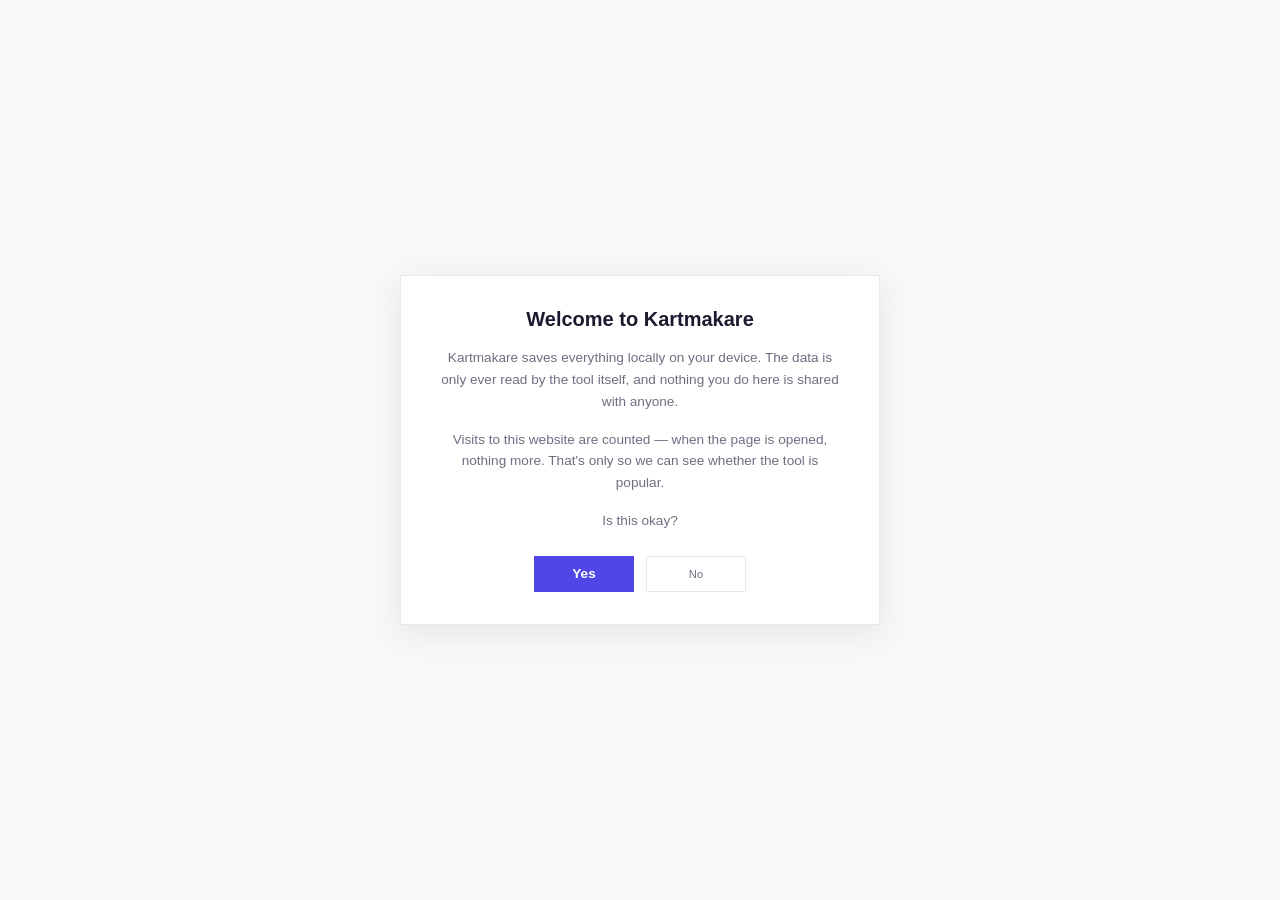
<file: index.html>
<!DOCTYPE html>
<html lang="en">
<head>
    <meta charset="UTF-8">
    <meta name="viewport" content="width=device-width, initial-scale=1.0">
    <title>Kartmakare</title>
    <link rel="stylesheet" href="style.css">
    <link rel="manifest" href="manifest.json">
    <meta name="theme-color" content="#5046e5">
    <link rel="icon" type="image/svg+xml" href="kartmakare-icon.svg">
    <link rel="apple-touch-icon" href="icons/apple-touch-icon.png">
    <meta name="mobile-web-app-capable" content="yes">
    <meta name="apple-mobile-web-app-capable" content="yes">
    <meta name="apple-mobile-web-app-status-bar-style" content="default">
    <meta name="apple-mobile-web-app-title" content="Kartmakare">
</head>
<body>

<!-- ========== CONSENT SCREEN ========== -->
<div id="consent-overlay" class="consent-overlay">
    <div class="consent-box" id="consent-ask">
        <h2>Welcome to Kartmakare</h2>
        <p>Kartmakare saves everything locally on your device. The data is only ever read by the tool itself, and nothing you do here is shared with anyone.</p>
        <p>Visits to this website are counted — when the page is opened, nothing more. That's only so we can see whether the tool is popular.</p>
        <p>Is this okay?</p>
        <div class="consent-buttons">
            <button class="btn btn-accent" id="consent-yes">Yes</button>
            <button class="btn-outline" id="consent-no">No</button>
        </div>
    </div>
    <div class="consent-box" id="consent-declined" style="display:none;">
        <p>I changed my mind, Kartmakare may save data locally on my device, and it's okay to count when this URL is opened.</p>
        <div class="consent-buttons">
            <button class="btn btn-accent" id="consent-letsgo">Let's go</button>
        </div>
    </div>
</div>

<!-- ========== LIST VIEW ========== -->
<div id="list-view" class="list-view">
    <div class="map-header">
        <div class="map-header-left">
            <h2 class="map-title km-home" role="link" tabindex="0">Kartmakare</h2>
        </div>
        <div class="map-header-right">
            <button class="btn-about btn-install" data-install-trigger type="button" hidden>Install</button>
            <button class="btn-about" data-about-trigger type="button">About</button>
        </div>
    </div>
    <div class="map-cta">
        <button class="btn-map-hero" id="btn-map" disabled>
            <svg viewBox="0 0 24 24"><path d="M3 7l6-3 6 3 6-3v13l-6 3-6-3-6 3V7z"/><path d="M9 4v13"/><path d="M15 7v13"/></svg>
            Let's Map
        </button>
        <button class="btn-map-hero btn-import-hero" id="btn-import-map">
            <svg viewBox="0 0 24 24" fill="none" stroke="currentColor" stroke-width="2" stroke-linecap="round" stroke-linejoin="round"><path d="M21 15v4a2 2 0 0 1-2 2H5a2 2 0 0 1-2-2v-4"/><polyline points="7 10 12 15 17 10"/><line x1="12" y1="15" x2="12" y2="3"/></svg>
            Import
        </button>
        <button class="btn-map-hero btn-reset-hero" id="btn-reset-map">
            <svg viewBox="0 0 24 24" fill="none" stroke="currentColor" stroke-width="2" stroke-linecap="round" stroke-linejoin="round"><polyline points="3 6 5 6 21 6"/><path d="M19 6v14a2 2 0 0 1-2 2H7a2 2 0 0 1-2-2V6m3 0V4a2 2 0 0 1 2-2h4a2 2 0 0 1 2 2v2"/></svg>
            Delete all
        </button>
    </div>
    <div class="anchor-bar">
        <label class="anchor-label" for="anchor-input">Anchor</label>
        <input type="text" class="anchor-input" id="anchor-input" placeholder="What is the user need?" maxlength="200" autocomplete="off" spellcheck="false">
    </div>
    <div class="input-bar">
        <div class="input-wrapper">
            <input type="text" id="item-input" placeholder="Add a component..." maxlength="200" autocomplete="off" spellcheck="false">
            <button class="btn btn-accent" id="add-btn">Add</button>
        </div>
    </div>
    <div class="error-msg" id="error-msg"></div>
    <div class="list-actions">
        <button class="btn-sort" id="btn-sort" type="button">Sort</button>
        <button class="btn-delete-selected" id="btn-delete-selected" type="button" disabled>Delete selected</button>
    </div>
    <div class="list-layout">
        <div class="items-list" id="items-list"></div>
    </div>
    <button class="btn-stage-fab" id="btn-stage" type="button">Assign Stages <span class="arrow">&rarr;</span></button>
</div>

<!-- ========== STAGE VIEW ========== -->
<div id="stage-view" class="stage-view">
    <div class="map-header">
        <div class="map-header-left">
            <h2 class="map-title km-home" role="link" tabindex="0">Kartmakare</h2>
        </div>
        <div class="map-header-right">
            <button class="btn-about btn-install" data-install-trigger type="button" hidden>Install</button>
            <button class="btn-about" data-about-trigger type="button">About</button>
        </div>
    </div>
    <div class="sort-arena" id="sort-arena">
        <div class="sort-progress" id="sort-progress"></div>
        <div class="sort-card-wrap" id="sort-card-wrap">
            <div class="sort-card" id="sort-card"></div>
        </div>
        <div class="stage-targets" id="stage-targets"></div>
        <div class="sort-footer">
            <button class="btn-outline" id="btn-skip">Skip</button>
        </div>
        <div class="sort-done" id="sort-done" style="display:none;">
            <h3>All done!</h3>
            <p>Every component has a stage. Time to map them out.</p>
            <button class="btn btn-accent" id="btn-done-map" style="margin-top:1rem;">Open Map</button>
        </div>
    </div>
</div>

<!-- ========== IMPORT VIEW ========== -->
<div id="import-view" class="import-view">
    <div class="map-header">
        <div class="map-header-left">
            <h2 class="map-title km-home" role="link" tabindex="0">Kartmakare</h2>
        </div>
        <div class="map-header-right">
            <button class="btn-about btn-install" data-install-trigger type="button" hidden>Install</button>
            <button class="btn-about" data-about-trigger type="button">About</button>
        </div>
    </div>
    <div class="import-arena">
        <div class="drop-zone" id="drop-zone">
            <svg class="drop-zone-icon" viewBox="0 0 24 24" fill="none" stroke="currentColor" stroke-width="1.5" stroke-linecap="round" stroke-linejoin="round"><path d="M21 15v4a2 2 0 0 1-2 2H5a2 2 0 0 1-2-2v-4"/><polyline points="7 10 12 15 17 10"/><line x1="12" y1="15" x2="12" y2="3"/></svg>
            <h3 class="drop-zone-title">Drop your Kartmakare file here</h3>
            <p class="drop-zone-sub">or <button type="button" class="btn-link" id="drop-zone-browse">browse</button> for one</p>
            <div class="drop-zone-feedback" id="drop-zone-feedback" aria-live="polite"></div>
        </div>
        <p class="import-hint">Tip: on the desktop app, right-click the map and choose <em>Share via QR</em> to scan a map onto your phone.</p>
    </div>
</div>

<!-- ========== MAP VIEW ========== -->
<div id="map-view" class="map-view">
    <div class="map-header">
        <div class="map-header-left">
            <h2 class="map-title km-home" role="link" tabindex="0">Kartmakare</h2>
        </div>
        <div class="map-header-right">
            <div class="map-mode-toggle desktop-only-mode" id="map-mode-toggle" role="group" aria-label="Map interaction mode">
                <button class="map-mode-btn" data-mode="move" type="button" aria-pressed="false" title="Drag components around. No hover buttons.">Move</button>
                <button class="map-mode-btn" data-mode="connect" type="button" aria-pressed="false" title="Click a component, then another, to link them.">Connect</button>
                <button class="map-mode-btn" data-mode="tinker" type="button" aria-pressed="false" title="Everything: drag, hover Connect/Evolve buttons.">Tinker</button>
            </div>
            <button class="btn-outline" id="btn-map-add">+ Add Component</button>
            <div class="desktop-only-export">
                <button class="btn-outline" id="btn-map-export">Export</button>
                <select id="export-format-select">
                    <option value="svg">SVG</option>
                    <option value="png">PNG</option>
                    <option value="json-readable">Readable JSON</option>
                    <option value="json">Compact JSON</option>
                </select>
            </div>
            <button class="btn-outline mobile-only-share" id="btn-map-share">Share as &hellip;</button>
            <button class="btn-outline" id="btn-map-back">Back to Components</button>
            <button class="btn-about btn-install" data-install-trigger type="button" hidden>Install</button>
            <button class="btn-about" data-about-trigger type="button">About</button>
        </div>
    </div>
    <div class="modal-overlay" id="add-item-modal">
        <div class="modal">
            <button class="modal-close" id="modal-close">&times;</button>
            <h3>Add Component to Map</h3>
            <input type="text" class="modal-input" id="modal-item-input" placeholder="Component name..." maxlength="200" autocomplete="off" spellcheck="false">
            <div class="modal-stages" id="modal-stages"></div>
            <div class="modal-footer">
                <button class="btn btn-accent" id="modal-add-btn" disabled>Add</button>
            </div>
        </div>
    </div>
    <div class="map-subbar" id="map-subbar">
        <div class="map-zoom-toggle" id="map-zoom-toggle" role="group" aria-label="Map zoom">
            <button class="map-zoom-btn active" data-zoom="full">Full</button>
            <button class="map-zoom-btn" data-zoom="half">Half</button>
            <button class="map-zoom-btn" data-zoom="quarter">Quarter</button>
        </div>
        <div class="map-subbar-actions">
            <button class="btn-outline map-subbar-share" id="map-subbar-save" type="button">Save JSON</button>
            <button class="btn-outline map-subbar-share" id="map-subbar-share" type="button">Share Map</button>
        </div>
    </div>
    <div class="map-canvas-wrap" id="map-canvas-wrap">
        <div class="map-canvas" id="map-canvas">
            <svg class="link-svg" id="link-svg"></svg>
            <div class="col-sep" style="left:25%"></div>
            <div class="col-sep" style="left:50%"></div>
            <div class="col-sep" style="left:75%"></div>
            <div class="col-header" style="left:0;width:25%">Genesis</div>
            <div class="col-header" style="left:25%;width:25%">Custom Built</div>
            <div class="col-header" style="left:50%;width:25%">Product</div>
            <div class="col-header" style="left:75%;width:25%">Commodity</div>
            <span class="y-label y-label-top">Visible</span>
            <span class="y-label y-label-bottom">Invisible</span>
        </div>
        <div class="map-assign-fab" id="map-assign-fab" role="button" tabindex="0">
            <span id="map-assign-fab-text"></span>
            <button class="map-assign-fab-close" id="map-assign-fab-close" type="button" aria-label="Dismiss">&times;</button>
        </div>
    </div>
</div>

<div class="map-label-ctx" id="label-ctx-menu">
    <div class="map-label-ctx-item" id="label-ctx-remove">Remove this label</div>
</div>

<div class="ctx-menu" id="ctx-menu">
    <div class="ctx-menu-item" data-action="add-here"><span class="ctx-icon">&#9711;</span> Add Component Here</div>
    <div class="ctx-menu-item" data-action="add-label"><span class="ctx-icon">T</span> Add Label</div>
    <div class="ctx-menu-item" data-action="create-area"><span class="ctx-icon"><svg width="14" height="14" viewBox="0 0 14 14" style="vertical-align:middle"><path d="M2 7c0-3 2-5 5-5s5 1.5 5 5-1 5-5 5c-2 0-3.5-.5-4.2-2" fill="none" stroke="currentColor" stroke-width="1.5" stroke-linecap="round"/></svg></span> Create Area</div>
    <div class="ctx-menu-item" data-action="delete-area" id="ctx-delete-area" style="display:none"><span class="ctx-icon">&times;</span> Delete This Area</div>
    <div class="ctx-menu-item" data-action="clear-areas" id="ctx-clear-areas" style="display:none"><span class="ctx-icon">&times;</span> Clear All Areas</div>
    <div class="ctx-menu-sep"></div>
    <div class="ctx-menu-item" data-action="export-map"><span class="ctx-icon"></span> Export Map</div>
    <div class="ctx-menu-sep"></div>
    <div class="ctx-menu-item" data-action="save-data-readable"><span class="ctx-icon"></span> Save Map Data (Readable)</div>
    <div class="ctx-menu-item" data-action="save-data"><span class="ctx-icon"></span> Save Map Data (Compact)</div>
    <div class="ctx-menu-item" data-action="import-data"><span class="ctx-icon"></span> Import Map Data</div>
    <div class="ctx-menu-sep"></div>
    <div class="ctx-menu-item" data-action="share-qr"><span class="ctx-icon"></span> Share via QR</div>
</div>

<div class="modal-overlay" id="about-modal">
    <div class="modal about-modal">
        <button class="modal-close" id="about-close" aria-label="Close">&times;</button>
        <h3>About Kartmakare</h3>
        <p class="about-blurb">
            Kartmakare is my attempt to make the perfect Wardley Mapping tool.
            It's released under the
            <a href="https://polyformproject.org/licenses/noncommercial/1.0.0" target="_blank" rel="noopener">PolyForm Noncommercial 1.0.0</a>
            license &mdash; free to use, modify and share for any non-commercial purpose.
            Building a tool that reads or writes Kartmakare maps? See the
            <a href="format.html" target="_blank" rel="noopener">map format specification</a>.
        </p>
        <div class="about-qr" id="about-qr"></div>
        <div class="about-url" id="about-url" role="button" tabindex="0" title="Click to copy"></div>
        <button class="btn btn-accent about-share-btn" id="about-share" type="button">Share Kartmakare</button>
    </div>
</div>

<div class="modal-overlay" id="share-qr-modal">
    <div class="modal share-qr-modal">
        <button class="modal-close" id="share-qr-close">&times;</button>
        <h3>Share via QR</h3>
        <div class="share-qr-body" id="share-qr-body"></div>
    </div>
</div>
<input type="file" id="import-file-input" accept=".json" style="display:none">

<!-- ========== MOBILE BAR (touch devices only) ========== -->
<div class="mobile-bar" id="mobile-bar" aria-hidden="true">
    <div class="mobile-bar-hint" id="mobile-bar-hint"></div>
    <div class="mobile-bar-buttons">
        <button class="mobile-bar-btn" data-mode="move">
            <svg viewBox="0 0 24 24" fill="none" stroke="currentColor" stroke-width="2" stroke-linecap="round" stroke-linejoin="round"><polyline points="5 9 2 12 5 15"/><polyline points="9 5 12 2 15 5"/><polyline points="15 19 12 22 9 19"/><polyline points="19 9 22 12 19 15"/><line x1="2" y1="12" x2="22" y2="12"/><line x1="12" y1="2" x2="12" y2="22"/></svg>
            <span>Move</span>
        </button>
        <button class="mobile-bar-btn" data-mode="link">
            <svg viewBox="0 0 24 24" fill="none" stroke="currentColor" stroke-width="2" stroke-linecap="round" stroke-linejoin="round"><path d="M10 13a5 5 0 0 0 7.54.54l3-3a5 5 0 0 0-7.07-7.07l-1.72 1.71"/><path d="M14 11a5 5 0 0 0-7.54-.54l-3 3a5 5 0 0 0 7.07 7.07l1.71-1.71"/></svg>
            <span>Link</span>
        </button>
        <button class="mobile-bar-btn" data-mode="create">
            <svg viewBox="0 0 24 24" fill="none" stroke="currentColor" stroke-width="2" stroke-linecap="round" stroke-linejoin="round"><circle cx="12" cy="12" r="9"/><line x1="12" y1="8" x2="12" y2="16"/><line x1="8" y1="12" x2="16" y2="12"/></svg>
            <span>Create</span>
        </button>
        <button class="mobile-bar-btn mobile-bar-more" id="mobile-bar-more">
            <svg viewBox="0 0 24 24" fill="currentColor"><circle cx="5" cy="12" r="1.75"/><circle cx="12" cy="12" r="1.75"/><circle cx="19" cy="12" r="1.75"/></svg>
            <span>More</span>
        </button>
    </div>
</div>

<div class="mobile-overflow" id="mobile-overflow">
    <div class="mobile-overflow-item" data-action="add-label">Add Label</div>
    <div class="mobile-overflow-item" data-action="create-area">Create Area</div>
    <div class="mobile-overflow-item" data-action="evolve">Evolve</div>
</div>

<div class="share-menu" id="share-menu">
    <div class="share-menu-item" data-share="link">Link</div>
    <div class="share-menu-item" data-share="image">Image</div>
    <div class="share-menu-item" data-share="qr">QR</div>
</div>

<div class="modal-overlay" id="install-modal">
    <div class="modal install-modal" role="dialog" aria-modal="true" aria-labelledby="install-title">
        <button class="modal-close" id="install-close" type="button" aria-label="Close">&times;</button>
        <div class="install-head">
            <img class="install-icon" src="icons/icon-192.png" alt="" width="56" height="56">
            <div>
                <h3 id="install-title">Install Kartmakare</h3>
                <p class="install-sub">Wardley maps, right on your device.</p>
            </div>
        </div>
        <div class="install-shots" id="install-shots">
            <div class="install-track" id="install-track"></div>
            <div class="install-dots" id="install-dots"></div>
        </div>
        <ul class="install-points">
            <li>Works offline &mdash; your maps stay on your device</li>
            <li>Opens in its own window, straight from your home screen or dock</li>
            <li>Updates only when you say so</li>
        </ul>
        <div class="install-steps" id="install-steps" hidden></div>
        <div class="install-actions">
            <button class="btn btn-outline install-later" id="install-later" type="button">Not now</button>
            <button class="btn btn-accent install-go" id="install-go" type="button">Install</button>
        </div>
    </div>
</div>

<div class="update-toast" id="update-toast" role="status" aria-live="polite">
    <span class="update-toast-msg">New version available</span>
    <button class="update-toast-btn" id="update-toast-btn" type="button">Update</button>
    <button class="update-toast-close" id="update-toast-close" type="button" aria-label="Dismiss">&times;</button>
</div>

<script src="are-you-sure.js"></script>
<script src="qrcode.js"></script>
<script src="app.js"></script>
</body>
</html>
</file>
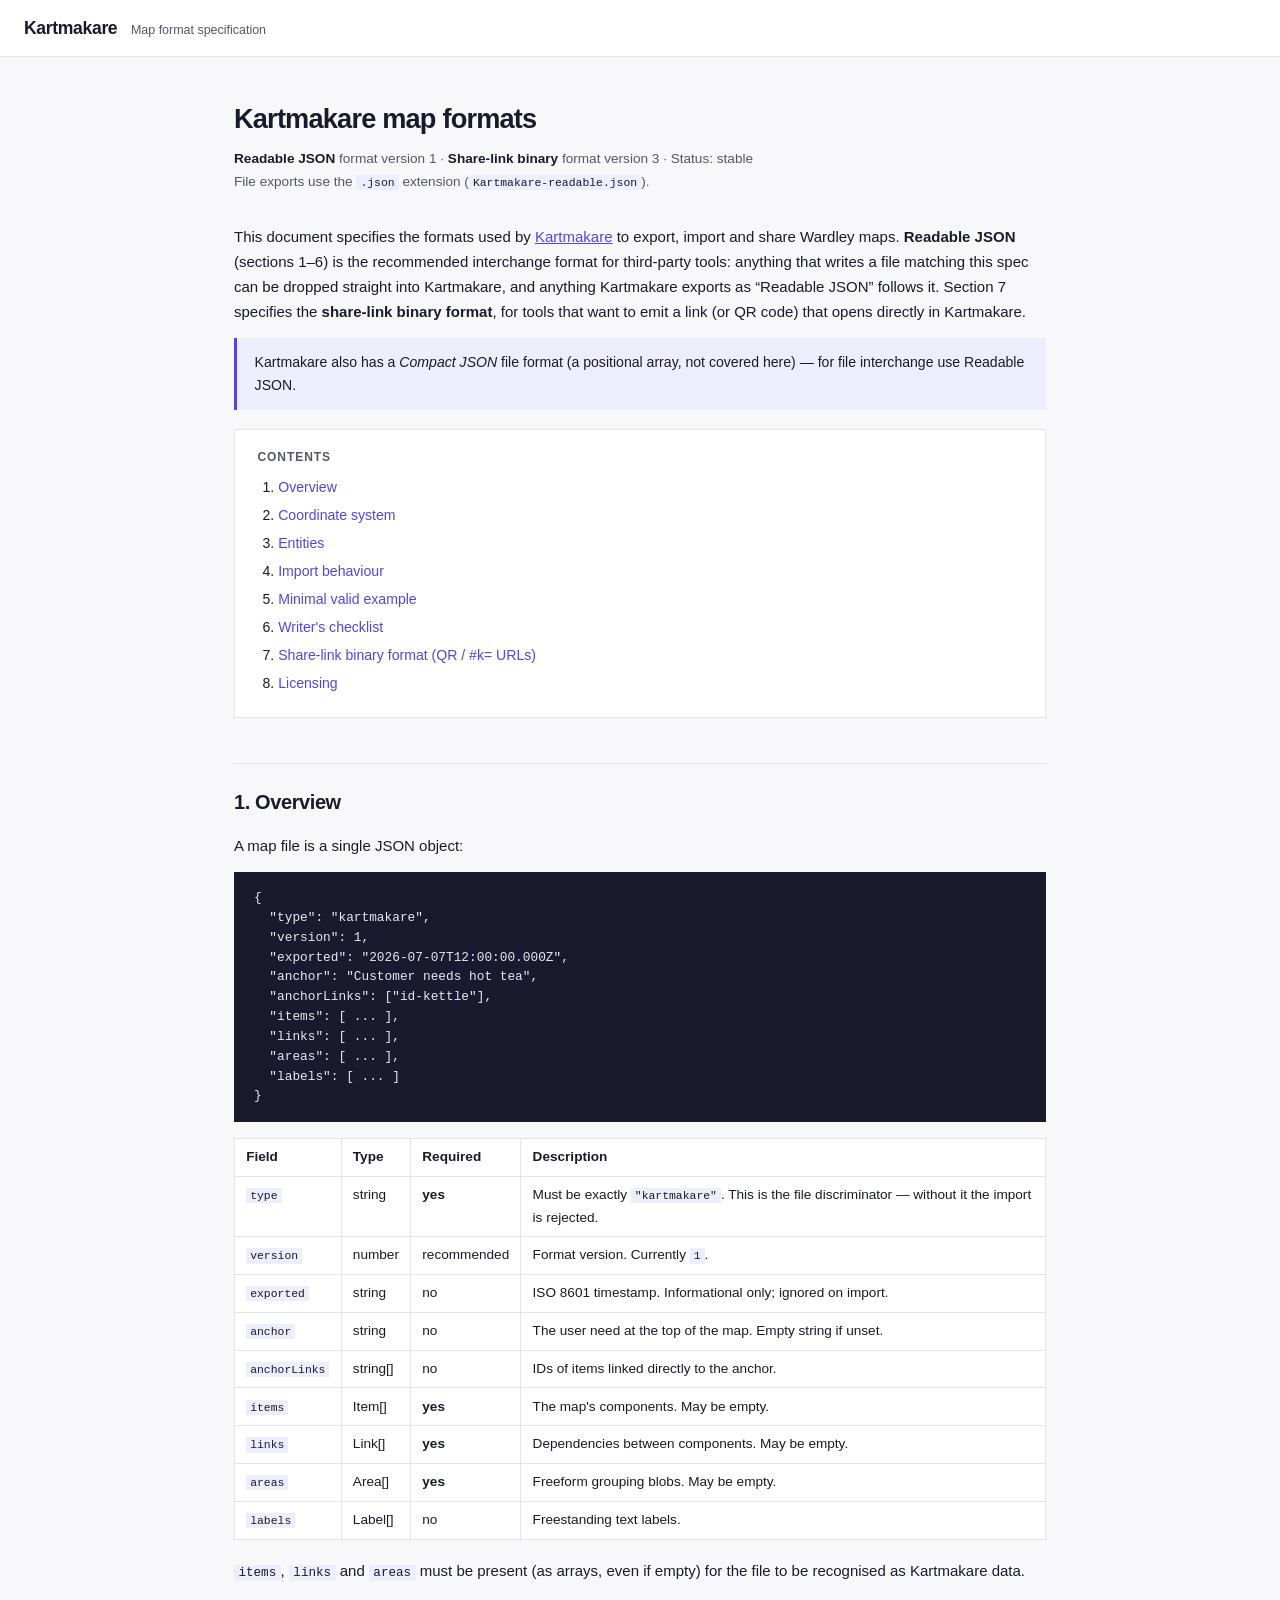
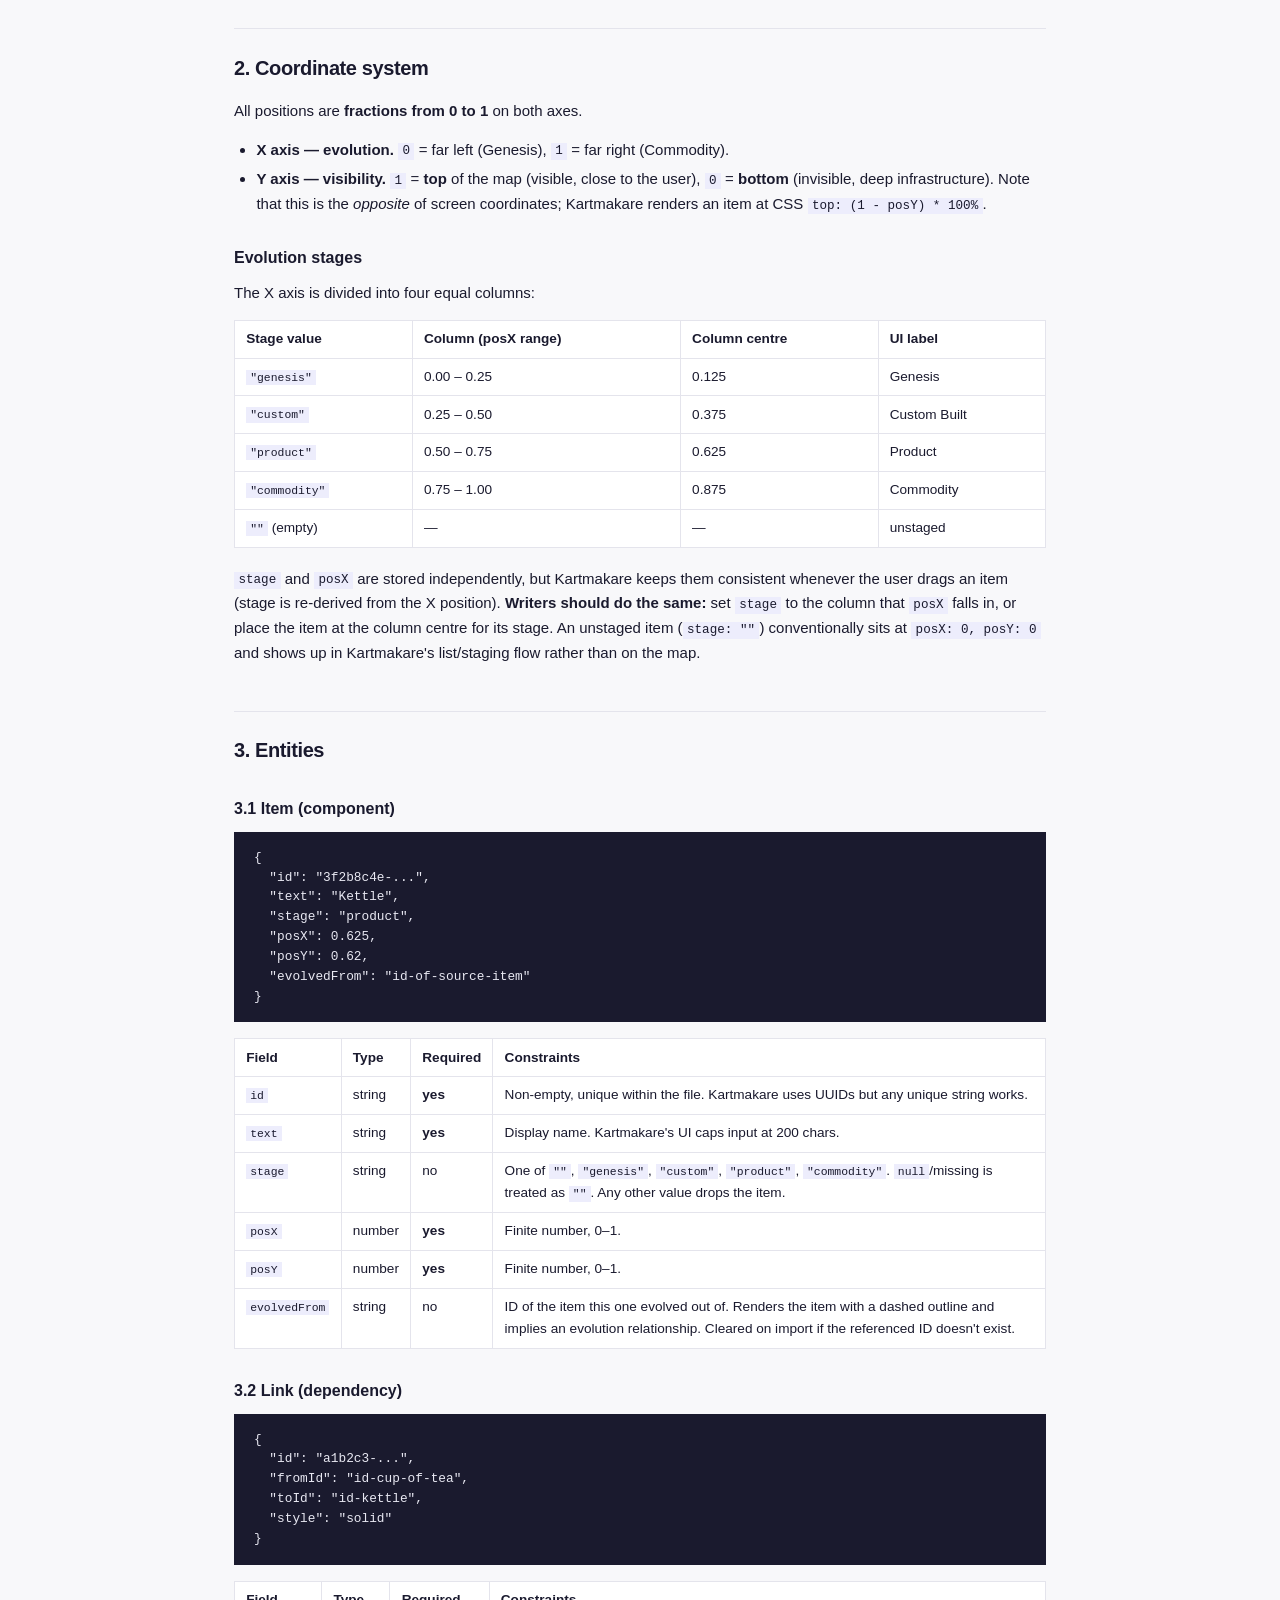
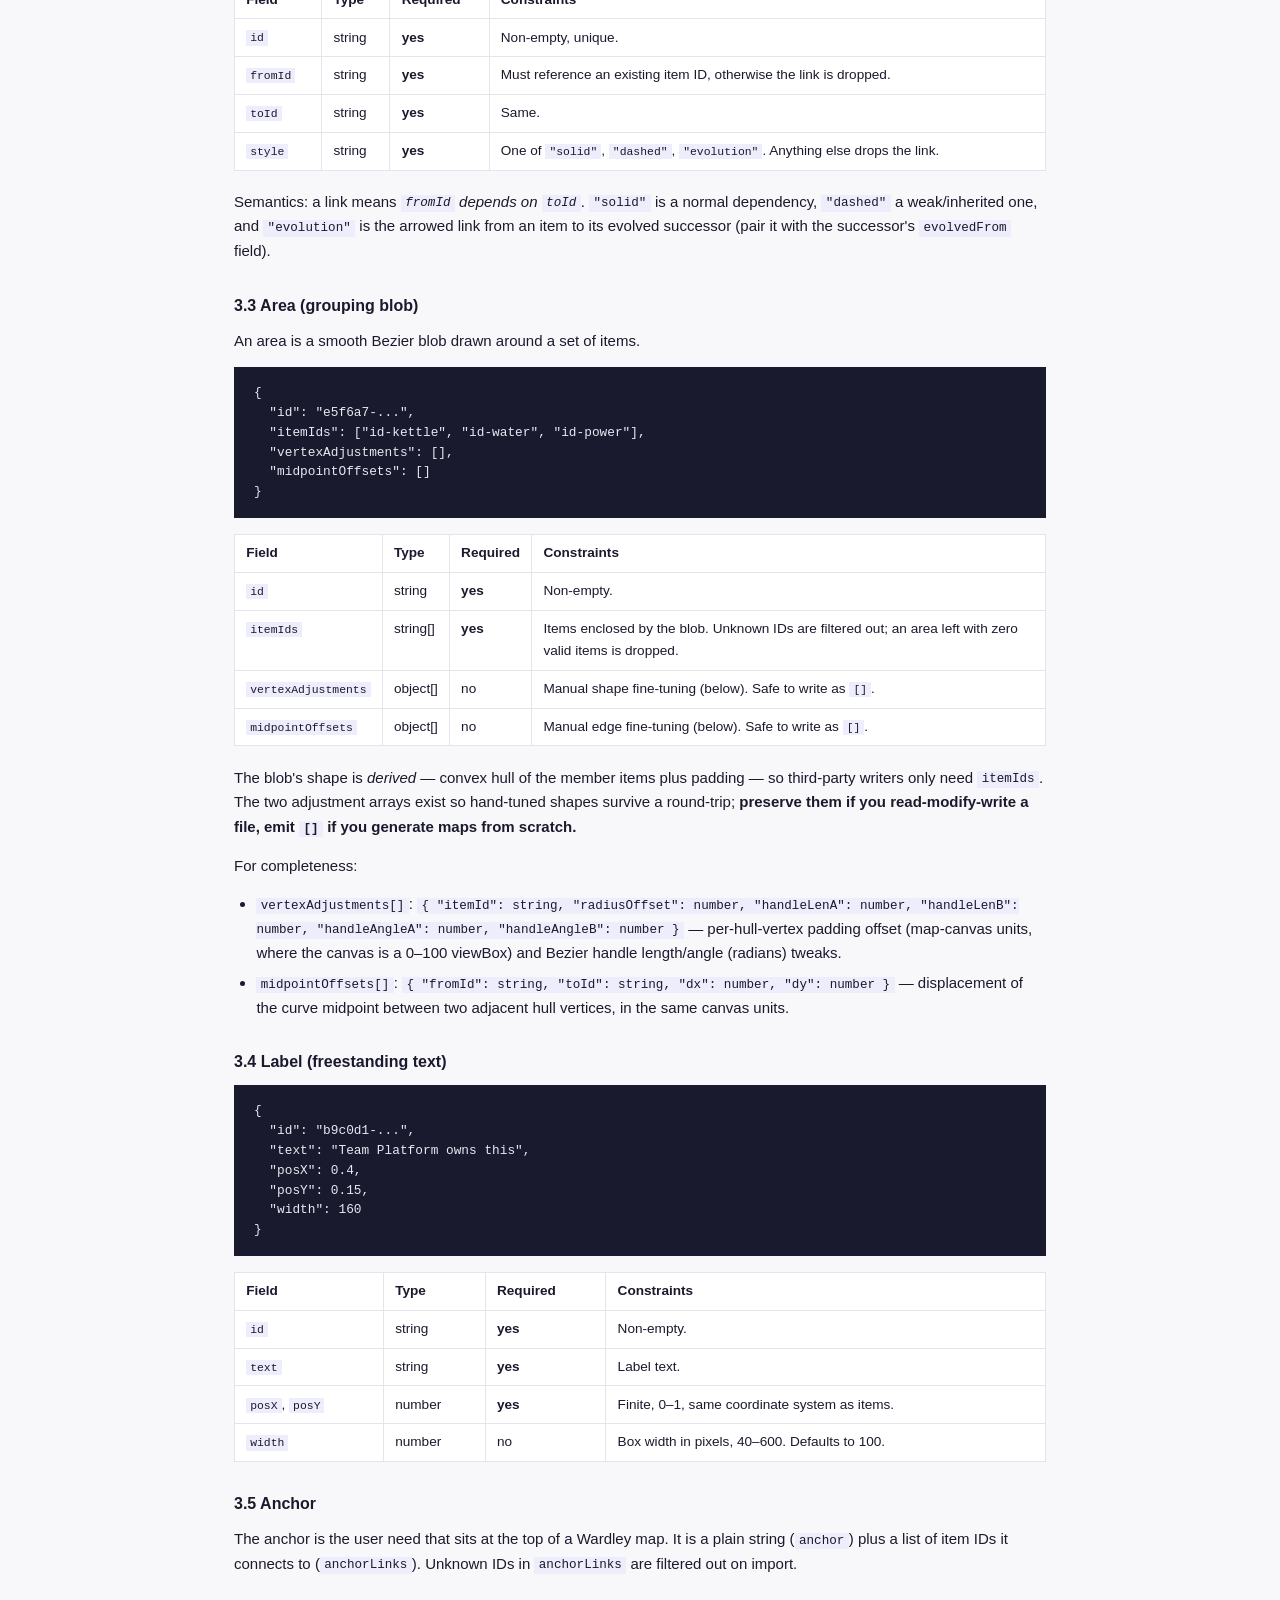
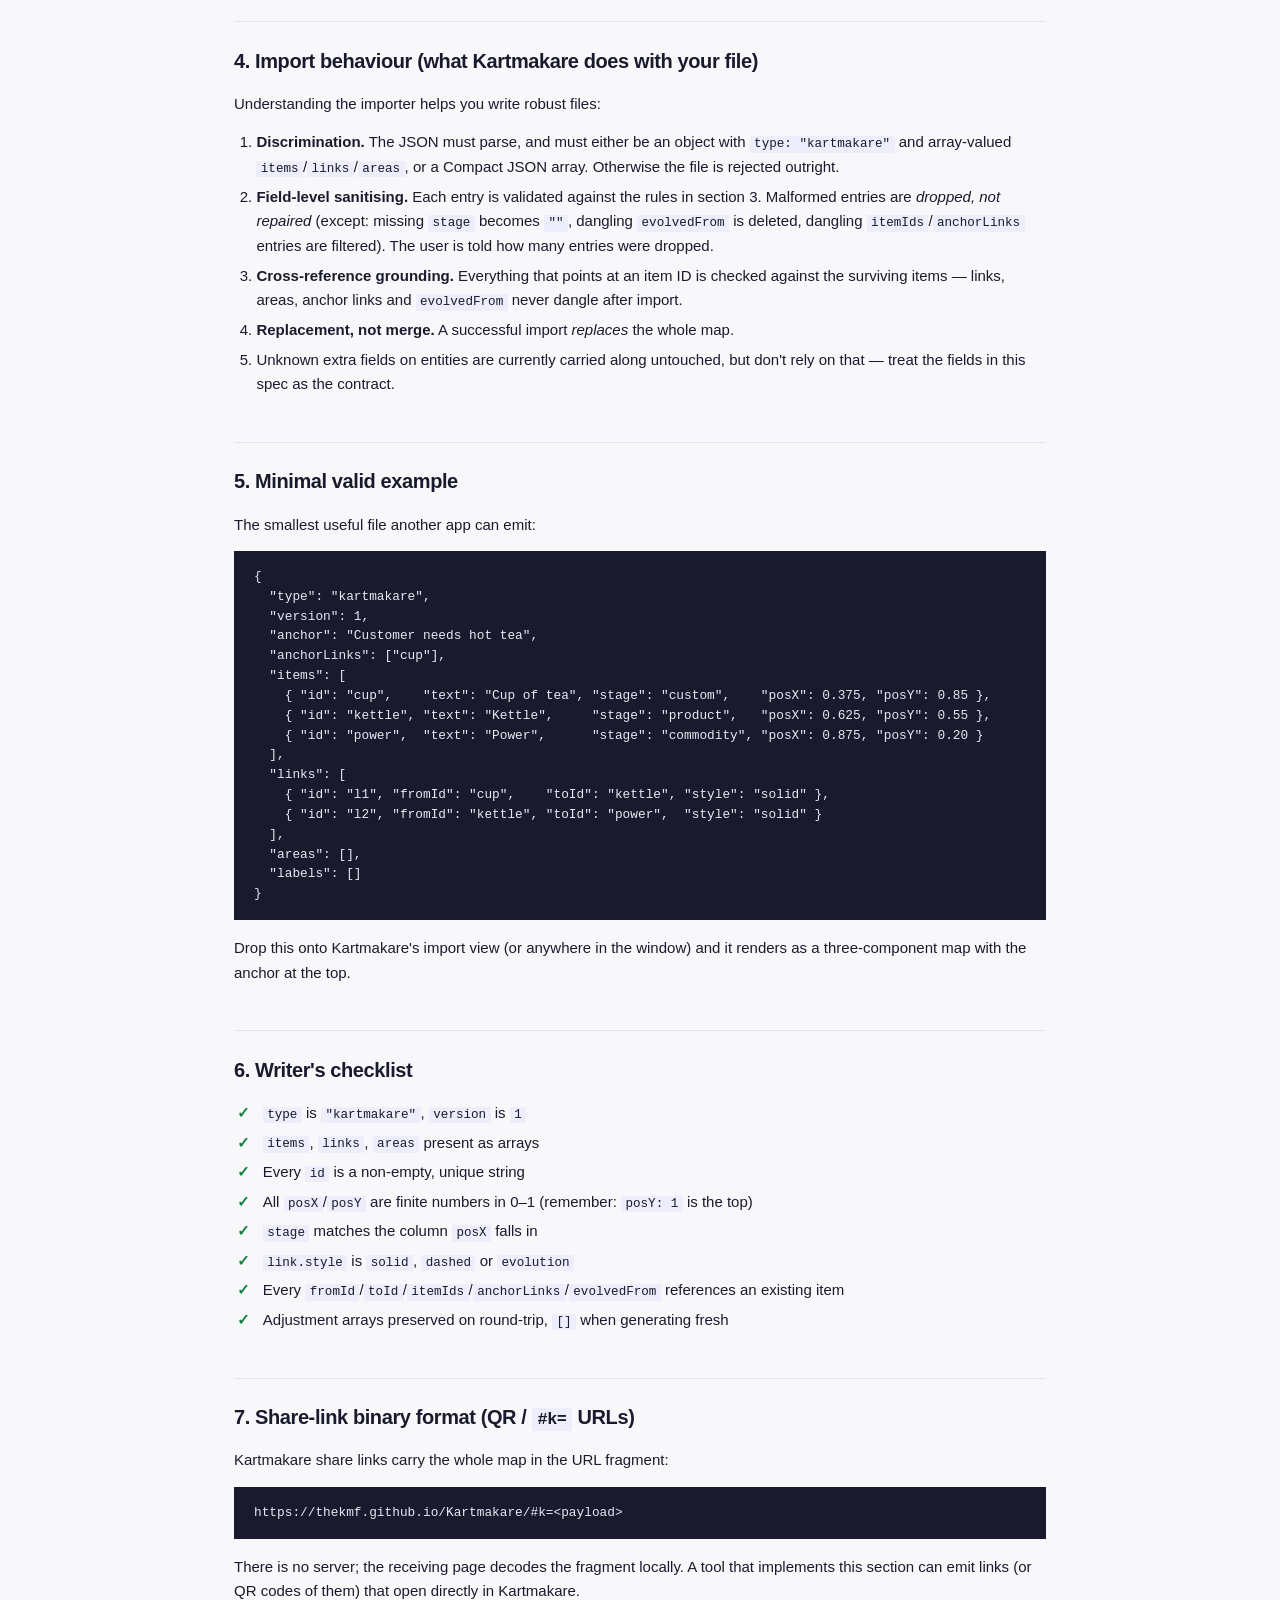
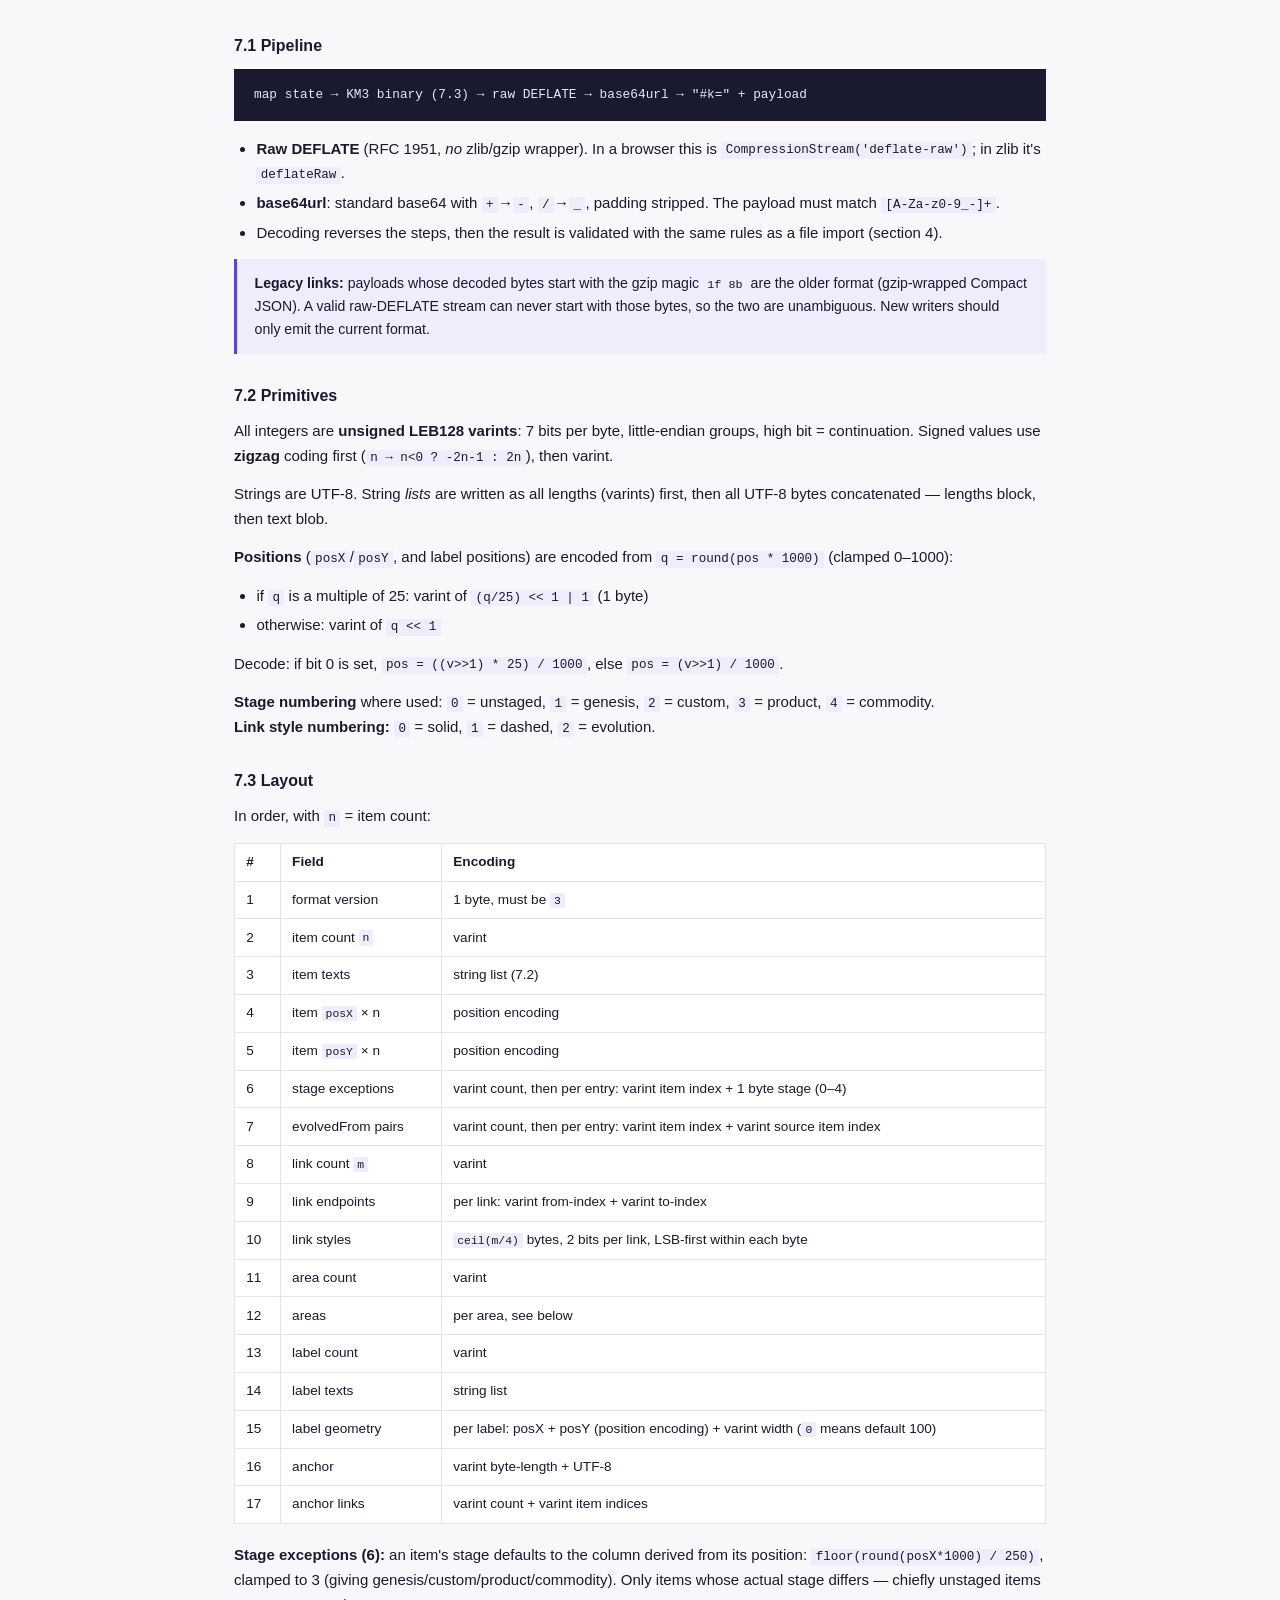
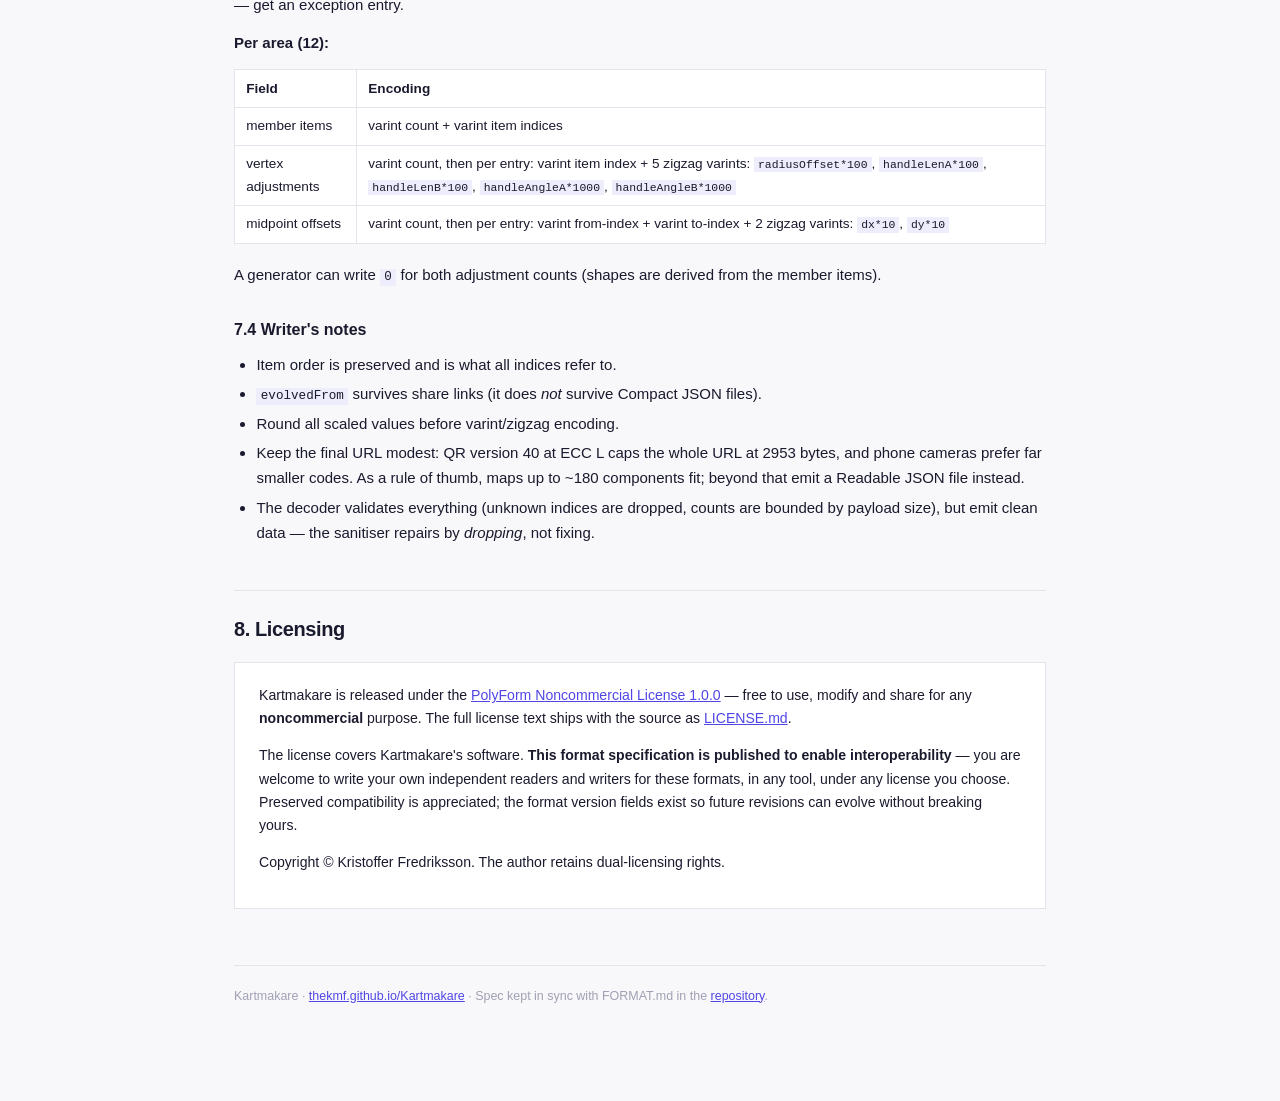
<file: format.html>
<!DOCTYPE html>
<html lang="en">
<head>
<meta charset="UTF-8">
<meta name="viewport" content="width=device-width, initial-scale=1.0">
<title>Kartmakare — Map Format Specification</title>
<link rel="icon" type="image/svg+xml" href="kartmakare-icon.svg">
<style>
    :root {
        --bg: #f8f8fa; --surface: #ffffff; --text: #1a1a2e; --text-muted: #55556d;
        --text-dim: #a0a0b4; --accent: #5046e5; --accent-light: #ededfc;
        --border: #e4e4ec; --border-hover: #c9c9d6; --down: #dc2626;
        --green: #15803d;
    }
    * { margin: 0; padding: 0; box-sizing: border-box; }
    body {
        background: var(--bg); color: var(--text);
        font-family: 'Inter', 'SF Pro Display', -apple-system, BlinkMacSystemFont, 'Segoe UI', sans-serif;
        font-size: 15px; line-height: 1.65;
    }
    .page-header {
        background: var(--surface); border-bottom: 1px solid var(--border);
        padding: 0.85rem 1.5rem; display: flex; align-items: baseline; gap: 0.85rem;
        position: sticky; top: 0; z-index: 10;
    }
    .page-header a.home {
        font-size: 1.1rem; font-weight: 700; letter-spacing: -0.02em;
        color: var(--text); text-decoration: none; transition: color 0.15s;
    }
    .page-header a.home:hover { color: var(--accent); }
    .page-header .sub { font-size: 0.78rem; color: var(--text-muted); font-weight: 500; }
    main { max-width: 860px; margin: 0 auto; padding: 2.5rem 1.5rem 6rem; }
    h1 { font-size: 1.7rem; font-weight: 800; letter-spacing: -0.03em; margin-bottom: 0.4rem; }
    .meta { color: var(--text-muted); font-size: 0.85rem; margin-bottom: 2rem; }
    .meta strong { color: var(--text); }
    h2 {
        font-size: 1.25rem; font-weight: 700; letter-spacing: -0.02em;
        margin: 2.8rem 0 0.9rem; padding-top: 1.4rem; border-top: 1px solid var(--border);
    }
    h3 { font-size: 1rem; font-weight: 700; margin: 1.8rem 0 0.6rem; }
    p { margin-bottom: 0.85rem; }
    a { color: var(--accent); }
    ul, ol { margin: 0 0 0.85rem 1.4rem; }
    li { margin-bottom: 0.3rem; }
    code {
        font-family: 'SF Mono', ui-monospace, 'Cascadia Code', Menlo, Consolas, monospace;
        font-size: 0.84em; background: var(--accent-light); color: var(--text);
        padding: 0.1em 0.35em;
    }
    pre {
        background: var(--text); color: #e8e8f2; padding: 1rem 1.25rem;
        overflow-x: auto; margin: 0 0 1rem; font-size: 0.8rem; line-height: 1.55;
    }
    pre code { background: none; color: inherit; padding: 0; font-size: inherit; }
    table { border-collapse: collapse; width: 100%; margin: 0 0 1.2rem; font-size: 0.85rem; }
    th, td { border: 1px solid var(--border); padding: 0.45rem 0.7rem; text-align: left; vertical-align: top; }
    th { background: var(--surface); font-weight: 700; white-space: nowrap; }
    td { background: var(--surface); }
    td code { white-space: nowrap; }
    .table-scroll { overflow-x: auto; margin-bottom: 1.2rem; }
    .table-scroll table { margin-bottom: 0; min-width: 560px; }
    .callout {
        background: var(--accent-light); border-left: 3px solid var(--accent);
        padding: 0.8rem 1.1rem; margin: 0 0 1.2rem; font-size: 0.88rem;
    }
    .checklist { list-style: none; margin-left: 0.2rem; }
    .checklist li { padding-left: 1.6rem; position: relative; }
    .checklist li::before {
        content: '✓'; position: absolute; left: 0; top: 0;
        color: var(--green); font-weight: 800;
    }
    .toc {
        background: var(--surface); border: 1px solid var(--border);
        padding: 1.1rem 1.4rem; margin-bottom: 2.2rem; font-size: 0.88rem;
    }
    .toc-title { font-weight: 700; font-size: 0.75rem; text-transform: uppercase; letter-spacing: 0.08em; color: var(--text-muted); margin-bottom: 0.5rem; }
    .toc ol { margin: 0 0 0 1.3rem; }
    .toc a { text-decoration: none; }
    .toc a:hover { text-decoration: underline; }
    .license {
        background: var(--surface); border: 1px solid var(--border);
        padding: 1.3rem 1.5rem; margin-top: 1rem; font-size: 0.88rem;
    }
    footer {
        border-top: 1px solid var(--border); margin-top: 3.5rem; padding-top: 1.2rem;
        color: var(--text-dim); font-size: 0.78rem;
    }
</style>
</head>
<body>

<div class="page-header">
    <a class="home" href="./">Kartmakare</a>
    <span class="sub">Map format specification</span>
</div>

<main>
<h1>Kartmakare map formats</h1>
<p class="meta">
    <strong>Readable JSON</strong> format version 1 &middot; <strong>Share-link binary</strong> format version 3 &middot; Status: stable<br>
    File exports use the <code>.json</code> extension (<code>Kartmakare-readable.json</code>).
</p>

<p>This document specifies the formats used by
<a href="https://thekmf.github.io/Kartmakare/">Kartmakare</a> to export, import and
share Wardley maps. <strong>Readable JSON</strong> (sections 1&ndash;6) is the
recommended interchange format for third-party tools: anything that writes a file
matching this spec can be dropped straight into Kartmakare, and anything Kartmakare
exports as &ldquo;Readable JSON&rdquo; follows it. Section 7 specifies the
<strong>share-link binary format</strong>, for tools that want to emit a link (or QR
code) that opens directly in Kartmakare.</p>

<div class="callout">Kartmakare also has a <em>Compact JSON</em> file format (a
positional array, not covered here) — for file interchange use Readable JSON.</div>

<div class="toc">
    <div class="toc-title">Contents</div>
    <ol>
        <li><a href="#overview">Overview</a></li>
        <li><a href="#coordinates">Coordinate system</a></li>
        <li><a href="#entities">Entities</a></li>
        <li><a href="#import">Import behaviour</a></li>
        <li><a href="#example">Minimal valid example</a></li>
        <li><a href="#checklist">Writer's checklist</a></li>
        <li><a href="#sharelink">Share-link binary format (QR / #k= URLs)</a></li>
        <li><a href="#licensing">Licensing</a></li>
    </ol>
</div>

<h2 id="overview">1. Overview</h2>
<p>A map file is a single JSON object:</p>
<pre><code>{
  "type": "kartmakare",
  "version": 1,
  "exported": "2026-07-07T12:00:00.000Z",
  "anchor": "Customer needs hot tea",
  "anchorLinks": ["id-kettle"],
  "items": [ ... ],
  "links": [ ... ],
  "areas": [ ... ],
  "labels": [ ... ]
}</code></pre>

<div class="table-scroll"><table>
<tr><th>Field</th><th>Type</th><th>Required</th><th>Description</th></tr>
<tr><td><code>type</code></td><td>string</td><td><strong>yes</strong></td><td>Must be exactly <code>"kartmakare"</code>. This is the file discriminator — without it the import is rejected.</td></tr>
<tr><td><code>version</code></td><td>number</td><td>recommended</td><td>Format version. Currently <code>1</code>.</td></tr>
<tr><td><code>exported</code></td><td>string</td><td>no</td><td>ISO 8601 timestamp. Informational only; ignored on import.</td></tr>
<tr><td><code>anchor</code></td><td>string</td><td>no</td><td>The user need at the top of the map. Empty string if unset.</td></tr>
<tr><td><code>anchorLinks</code></td><td>string[]</td><td>no</td><td>IDs of items linked directly to the anchor.</td></tr>
<tr><td><code>items</code></td><td>Item[]</td><td><strong>yes</strong></td><td>The map's components. May be empty.</td></tr>
<tr><td><code>links</code></td><td>Link[]</td><td><strong>yes</strong></td><td>Dependencies between components. May be empty.</td></tr>
<tr><td><code>areas</code></td><td>Area[]</td><td><strong>yes</strong></td><td>Freeform grouping blobs. May be empty.</td></tr>
<tr><td><code>labels</code></td><td>Label[]</td><td>no</td><td>Freestanding text labels.</td></tr>
</table></div>

<p><code>items</code>, <code>links</code> and <code>areas</code> must be present (as
arrays, even if empty) for the file to be recognised as Kartmakare data.</p>

<h2 id="coordinates">2. Coordinate system</h2>
<p>All positions are <strong>fractions from 0 to 1</strong> on both axes.</p>
<ul>
    <li><strong>X axis — evolution.</strong> <code>0</code> = far left (Genesis), <code>1</code> = far right (Commodity).</li>
    <li><strong>Y axis — visibility.</strong> <code>1</code> = <strong>top</strong> of the map (visible, close to the user), <code>0</code> = <strong>bottom</strong> (invisible, deep infrastructure). Note that this is the <em>opposite</em> of screen coordinates; Kartmakare renders an item at CSS <code>top: (1 - posY) * 100%</code>.</li>
</ul>

<h3>Evolution stages</h3>
<p>The X axis is divided into four equal columns:</p>
<div class="table-scroll"><table>
<tr><th>Stage value</th><th>Column (posX range)</th><th>Column centre</th><th>UI label</th></tr>
<tr><td><code>"genesis"</code></td><td>0.00 – 0.25</td><td>0.125</td><td>Genesis</td></tr>
<tr><td><code>"custom"</code></td><td>0.25 – 0.50</td><td>0.375</td><td>Custom Built</td></tr>
<tr><td><code>"product"</code></td><td>0.50 – 0.75</td><td>0.625</td><td>Product</td></tr>
<tr><td><code>"commodity"</code></td><td>0.75 – 1.00</td><td>0.875</td><td>Commodity</td></tr>
<tr><td><code>""</code> (empty)</td><td>—</td><td>—</td><td>unstaged</td></tr>
</table></div>

<p><code>stage</code> and <code>posX</code> are stored independently, but Kartmakare
keeps them consistent whenever the user drags an item (stage is re-derived from the X
position). <strong>Writers should do the same:</strong> set <code>stage</code> to the
column that <code>posX</code> falls in, or place the item at the column centre for its
stage. An unstaged item (<code>stage: ""</code>) conventionally sits at
<code>posX: 0, posY: 0</code> and shows up in Kartmakare's list/staging flow rather
than on the map.</p>

<h2 id="entities">3. Entities</h2>

<h3>3.1 Item (component)</h3>
<pre><code>{
  "id": "3f2b8c4e-...",
  "text": "Kettle",
  "stage": "product",
  "posX": 0.625,
  "posY": 0.62,
  "evolvedFrom": "id-of-source-item"
}</code></pre>
<div class="table-scroll"><table>
<tr><th>Field</th><th>Type</th><th>Required</th><th>Constraints</th></tr>
<tr><td><code>id</code></td><td>string</td><td><strong>yes</strong></td><td>Non-empty, unique within the file. Kartmakare uses UUIDs but any unique string works.</td></tr>
<tr><td><code>text</code></td><td>string</td><td><strong>yes</strong></td><td>Display name. Kartmakare's UI caps input at 200 chars.</td></tr>
<tr><td><code>stage</code></td><td>string</td><td>no</td><td>One of <code>""</code>, <code>"genesis"</code>, <code>"custom"</code>, <code>"product"</code>, <code>"commodity"</code>. <code>null</code>/missing is treated as <code>""</code>. Any other value drops the item.</td></tr>
<tr><td><code>posX</code></td><td>number</td><td><strong>yes</strong></td><td>Finite number, 0–1.</td></tr>
<tr><td><code>posY</code></td><td>number</td><td><strong>yes</strong></td><td>Finite number, 0–1.</td></tr>
<tr><td><code>evolvedFrom</code></td><td>string</td><td>no</td><td>ID of the item this one evolved out of. Renders the item with a dashed outline and implies an evolution relationship. Cleared on import if the referenced ID doesn't exist.</td></tr>
</table></div>

<h3>3.2 Link (dependency)</h3>
<pre><code>{
  "id": "a1b2c3-...",
  "fromId": "id-cup-of-tea",
  "toId": "id-kettle",
  "style": "solid"
}</code></pre>
<div class="table-scroll"><table>
<tr><th>Field</th><th>Type</th><th>Required</th><th>Constraints</th></tr>
<tr><td><code>id</code></td><td>string</td><td><strong>yes</strong></td><td>Non-empty, unique.</td></tr>
<tr><td><code>fromId</code></td><td>string</td><td><strong>yes</strong></td><td>Must reference an existing item ID, otherwise the link is dropped.</td></tr>
<tr><td><code>toId</code></td><td>string</td><td><strong>yes</strong></td><td>Same.</td></tr>
<tr><td><code>style</code></td><td>string</td><td><strong>yes</strong></td><td>One of <code>"solid"</code>, <code>"dashed"</code>, <code>"evolution"</code>. Anything else drops the link.</td></tr>
</table></div>
<p>Semantics: a link means <em><code>fromId</code> depends on <code>toId</code></em>.
<code>"solid"</code> is a normal dependency, <code>"dashed"</code> a weak/inherited
one, and <code>"evolution"</code> is the arrowed link from an item to its evolved
successor (pair it with the successor's <code>evolvedFrom</code> field).</p>

<h3>3.3 Area (grouping blob)</h3>
<p>An area is a smooth Bezier blob drawn around a set of items.</p>
<pre><code>{
  "id": "e5f6a7-...",
  "itemIds": ["id-kettle", "id-water", "id-power"],
  "vertexAdjustments": [],
  "midpointOffsets": []
}</code></pre>
<div class="table-scroll"><table>
<tr><th>Field</th><th>Type</th><th>Required</th><th>Constraints</th></tr>
<tr><td><code>id</code></td><td>string</td><td><strong>yes</strong></td><td>Non-empty.</td></tr>
<tr><td><code>itemIds</code></td><td>string[]</td><td><strong>yes</strong></td><td>Items enclosed by the blob. Unknown IDs are filtered out; an area left with zero valid items is dropped.</td></tr>
<tr><td><code>vertexAdjustments</code></td><td>object[]</td><td>no</td><td>Manual shape fine-tuning (below). Safe to write as <code>[]</code>.</td></tr>
<tr><td><code>midpointOffsets</code></td><td>object[]</td><td>no</td><td>Manual edge fine-tuning (below). Safe to write as <code>[]</code>.</td></tr>
</table></div>
<p>The blob's shape is <em>derived</em> — convex hull of the member items plus padding —
so third-party writers only need <code>itemIds</code>. The two adjustment arrays exist
so hand-tuned shapes survive a round-trip; <strong>preserve them if you
read-modify-write a file, emit <code>[]</code> if you generate maps from
scratch.</strong></p>
<p>For completeness:</p>
<ul>
    <li><code>vertexAdjustments[]</code>: <code>{ "itemId": string, "radiusOffset": number, "handleLenA": number, "handleLenB": number, "handleAngleA": number, "handleAngleB": number }</code> — per-hull-vertex padding offset (map-canvas units, where the canvas is a 0–100 viewBox) and Bezier handle length/angle (radians) tweaks.</li>
    <li><code>midpointOffsets[]</code>: <code>{ "fromId": string, "toId": string, "dx": number, "dy": number }</code> — displacement of the curve midpoint between two adjacent hull vertices, in the same canvas units.</li>
</ul>

<h3>3.4 Label (freestanding text)</h3>
<pre><code>{
  "id": "b9c0d1-...",
  "text": "Team Platform owns this",
  "posX": 0.4,
  "posY": 0.15,
  "width": 160
}</code></pre>
<div class="table-scroll"><table>
<tr><th>Field</th><th>Type</th><th>Required</th><th>Constraints</th></tr>
<tr><td><code>id</code></td><td>string</td><td><strong>yes</strong></td><td>Non-empty.</td></tr>
<tr><td><code>text</code></td><td>string</td><td><strong>yes</strong></td><td>Label text.</td></tr>
<tr><td><code>posX</code>, <code>posY</code></td><td>number</td><td><strong>yes</strong></td><td>Finite, 0–1, same coordinate system as items.</td></tr>
<tr><td><code>width</code></td><td>number</td><td>no</td><td>Box width in pixels, 40–600. Defaults to 100.</td></tr>
</table></div>

<h3>3.5 Anchor</h3>
<p>The anchor is the user need that sits at the top of a Wardley map. It is a plain
string (<code>anchor</code>) plus a list of item IDs it connects to
(<code>anchorLinks</code>). Unknown IDs in <code>anchorLinks</code> are filtered out
on import.</p>

<h2 id="import">4. Import behaviour (what Kartmakare does with your file)</h2>
<p>Understanding the importer helps you write robust files:</p>
<ol>
    <li><strong>Discrimination.</strong> The JSON must parse, and must either be an object with <code>type: "kartmakare"</code> and array-valued <code>items</code>/<code>links</code>/<code>areas</code>, or a Compact JSON array. Otherwise the file is rejected outright.</li>
    <li><strong>Field-level sanitising.</strong> Each entry is validated against the rules in section 3. Malformed entries are <em>dropped, not repaired</em> (except: missing <code>stage</code> becomes <code>""</code>, dangling <code>evolvedFrom</code> is deleted, dangling <code>itemIds</code>/<code>anchorLinks</code> entries are filtered). The user is told how many entries were dropped.</li>
    <li><strong>Cross-reference grounding.</strong> Everything that points at an item ID is checked against the surviving items — links, areas, anchor links and <code>evolvedFrom</code> never dangle after import.</li>
    <li><strong>Replacement, not merge.</strong> A successful import <em>replaces</em> the whole map.</li>
    <li>Unknown extra fields on entities are currently carried along untouched, but don't rely on that — treat the fields in this spec as the contract.</li>
</ol>

<h2 id="example">5. Minimal valid example</h2>
<p>The smallest useful file another app can emit:</p>
<pre><code>{
  "type": "kartmakare",
  "version": 1,
  "anchor": "Customer needs hot tea",
  "anchorLinks": ["cup"],
  "items": [
    { "id": "cup",    "text": "Cup of tea", "stage": "custom",    "posX": 0.375, "posY": 0.85 },
    { "id": "kettle", "text": "Kettle",     "stage": "product",   "posX": 0.625, "posY": 0.55 },
    { "id": "power",  "text": "Power",      "stage": "commodity", "posX": 0.875, "posY": 0.20 }
  ],
  "links": [
    { "id": "l1", "fromId": "cup",    "toId": "kettle", "style": "solid" },
    { "id": "l2", "fromId": "kettle", "toId": "power",  "style": "solid" }
  ],
  "areas": [],
  "labels": []
}</code></pre>
<p>Drop this onto Kartmakare's import view (or anywhere in the window) and it renders
as a three-component map with the anchor at the top.</p>

<h2 id="checklist">6. Writer's checklist</h2>
<ul class="checklist">
    <li><code>type</code> is <code>"kartmakare"</code>, <code>version</code> is <code>1</code></li>
    <li><code>items</code>, <code>links</code>, <code>areas</code> present as arrays</li>
    <li>Every <code>id</code> is a non-empty, unique string</li>
    <li>All <code>posX</code>/<code>posY</code> are finite numbers in 0–1 (remember: <code>posY: 1</code> is the top)</li>
    <li><code>stage</code> matches the column <code>posX</code> falls in</li>
    <li><code>link.style</code> is <code>solid</code>, <code>dashed</code> or <code>evolution</code></li>
    <li>Every <code>fromId</code>/<code>toId</code>/<code>itemIds</code>/<code>anchorLinks</code>/<code>evolvedFrom</code> references an existing item</li>
    <li>Adjustment arrays preserved on round-trip, <code>[]</code> when generating fresh</li>
</ul>

<h2 id="sharelink">7. Share-link binary format (QR / <code>#k=</code> URLs)</h2>
<p>Kartmakare share links carry the whole map in the URL fragment:</p>
<pre><code>https://thekmf.github.io/Kartmakare/#k=&lt;payload&gt;</code></pre>
<p>There is no server; the receiving page decodes the fragment locally. A tool that
implements this section can emit links (or QR codes of them) that open directly in
Kartmakare.</p>

<h3>7.1 Pipeline</h3>
<pre><code>map state → KM3 binary (7.3) → raw DEFLATE → base64url → "#k=" + payload</code></pre>
<ul>
    <li><strong>Raw DEFLATE</strong> (RFC 1951, <em>no</em> zlib/gzip wrapper). In a browser this is <code>CompressionStream('deflate-raw')</code>; in zlib it's <code>deflateRaw</code>.</li>
    <li><strong>base64url</strong>: standard base64 with <code>+</code>→<code>-</code>, <code>/</code>→<code>_</code>, padding stripped. The payload must match <code>[A-Za-z0-9_-]+</code>.</li>
    <li>Decoding reverses the steps, then the result is validated with the same rules as a file import (section 4).</li>
</ul>
<div class="callout"><strong>Legacy links:</strong> payloads whose decoded bytes start
with the gzip magic <code>1f 8b</code> are the older format (gzip-wrapped Compact
JSON). A valid raw-DEFLATE stream can never start with those bytes, so the two are
unambiguous. New writers should only emit the current format.</div>

<h3>7.2 Primitives</h3>
<p>All integers are <strong>unsigned LEB128 varints</strong>: 7 bits per byte,
little-endian groups, high bit = continuation. Signed values use
<strong>zigzag</strong> coding first (<code>n → n&lt;0 ? -2n-1 : 2n</code>), then
varint.</p>
<p>Strings are UTF-8. String <em>lists</em> are written as all lengths (varints)
first, then all UTF-8 bytes concatenated — lengths block, then text blob.</p>
<p><strong>Positions</strong> (<code>posX</code>/<code>posY</code>, and label
positions) are encoded from <code>q = round(pos * 1000)</code> (clamped 0–1000):</p>
<ul>
    <li>if <code>q</code> is a multiple of 25: varint of <code>(q/25) &lt;&lt; 1 | 1</code> (1 byte)</li>
    <li>otherwise: varint of <code>q &lt;&lt; 1</code></li>
</ul>
<p>Decode: if bit 0 is set, <code>pos = ((v&gt;&gt;1) * 25) / 1000</code>, else
<code>pos = (v&gt;&gt;1) / 1000</code>.</p>
<p><strong>Stage numbering</strong> where used: <code>0</code> = unstaged,
<code>1</code> = genesis, <code>2</code> = custom, <code>3</code> = product,
<code>4</code> = commodity.<br>
<strong>Link style numbering:</strong> <code>0</code> = solid, <code>1</code> =
dashed, <code>2</code> = evolution.</p>

<h3>7.3 Layout</h3>
<p>In order, with <code>n</code> = item count:</p>
<div class="table-scroll"><table>
<tr><th>#</th><th>Field</th><th>Encoding</th></tr>
<tr><td>1</td><td>format version</td><td>1 byte, must be <code>3</code></td></tr>
<tr><td>2</td><td>item count <code>n</code></td><td>varint</td></tr>
<tr><td>3</td><td>item texts</td><td>string list (7.2)</td></tr>
<tr><td>4</td><td>item <code>posX</code> × n</td><td>position encoding</td></tr>
<tr><td>5</td><td>item <code>posY</code> × n</td><td>position encoding</td></tr>
<tr><td>6</td><td>stage exceptions</td><td>varint count, then per entry: varint item index + 1 byte stage (0–4)</td></tr>
<tr><td>7</td><td>evolvedFrom pairs</td><td>varint count, then per entry: varint item index + varint source item index</td></tr>
<tr><td>8</td><td>link count <code>m</code></td><td>varint</td></tr>
<tr><td>9</td><td>link endpoints</td><td>per link: varint from-index + varint to-index</td></tr>
<tr><td>10</td><td>link styles</td><td><code>ceil(m/4)</code> bytes, 2 bits per link, LSB-first within each byte</td></tr>
<tr><td>11</td><td>area count</td><td>varint</td></tr>
<tr><td>12</td><td>areas</td><td>per area, see below</td></tr>
<tr><td>13</td><td>label count</td><td>varint</td></tr>
<tr><td>14</td><td>label texts</td><td>string list</td></tr>
<tr><td>15</td><td>label geometry</td><td>per label: posX + posY (position encoding) + varint width (<code>0</code> means default 100)</td></tr>
<tr><td>16</td><td>anchor</td><td>varint byte-length + UTF-8</td></tr>
<tr><td>17</td><td>anchor links</td><td>varint count + varint item indices</td></tr>
</table></div>

<p><strong>Stage exceptions (6):</strong> an item's stage defaults to the column
derived from its position: <code>floor(round(posX*1000) / 250)</code>, clamped to 3
(giving genesis/custom/product/commodity). Only items whose actual stage differs —
chiefly unstaged items — get an exception entry.</p>

<p><strong>Per area (12):</strong></p>
<div class="table-scroll"><table>
<tr><th>Field</th><th>Encoding</th></tr>
<tr><td>member items</td><td>varint count + varint item indices</td></tr>
<tr><td>vertex adjustments</td><td>varint count, then per entry: varint item index + 5 zigzag varints: <code>radiusOffset*100</code>, <code>handleLenA*100</code>, <code>handleLenB*100</code>, <code>handleAngleA*1000</code>, <code>handleAngleB*1000</code></td></tr>
<tr><td>midpoint offsets</td><td>varint count, then per entry: varint from-index + varint to-index + 2 zigzag varints: <code>dx*10</code>, <code>dy*10</code></td></tr>
</table></div>
<p>A generator can write <code>0</code> for both adjustment counts (shapes are derived
from the member items).</p>

<h3>7.4 Writer's notes</h3>
<ul>
    <li>Item order is preserved and is what all indices refer to.</li>
    <li><code>evolvedFrom</code> survives share links (it does <em>not</em> survive Compact JSON files).</li>
    <li>Round all scaled values before varint/zigzag encoding.</li>
    <li>Keep the final URL modest: QR version 40 at ECC L caps the whole URL at 2953 bytes, and phone cameras prefer far smaller codes. As a rule of thumb, maps up to ~180 components fit; beyond that emit a Readable JSON file instead.</li>
    <li>The decoder validates everything (unknown indices are dropped, counts are bounded by payload size), but emit clean data — the sanitiser repairs by <em>dropping</em>, not fixing.</li>
</ul>

<h2 id="licensing">8. Licensing</h2>
<div class="license">
    <p>Kartmakare is released under the
    <a href="https://polyformproject.org/licenses/noncommercial/1.0.0" rel="noopener" target="_blank">PolyForm Noncommercial License 1.0.0</a>
    — free to use, modify and share for any <strong>noncommercial</strong> purpose. The full
    license text ships with the source as
    <a href="https://github.com/theKMF/Kartmakare/blob/main/LICENSE.md" rel="noopener" target="_blank">LICENSE.md</a>.</p>
    <p>The license covers Kartmakare's software. <strong>This format specification is
    published to enable interoperability</strong> — you are welcome to write your own
    independent readers and writers for these formats, in any tool, under any license
    you choose. Preserved compatibility is appreciated; the format version fields
    exist so future revisions can evolve without breaking yours.</p>
    <p>Copyright &copy; Kristoffer Fredriksson. The author retains dual-licensing
    rights.</p>
</div>

<footer>
    Kartmakare &middot; <a href="./">thekmf.github.io/Kartmakare</a> &middot;
    Spec kept in sync with FORMAT.md in the
    <a href="https://github.com/theKMF/Kartmakare" rel="noopener" target="_blank">repository</a>.
</footer>
</main>

</body>
</html>
</file>
<file: style.css>
*, *::before, *::after { box-sizing: border-box; margin: 0; padding: 0; }

:root {
    --bg: #f8f8fa;
    --surface: #ffffff;
    --border: #e8e8ee;
    --border-hover: #d0d0da;
    --text: #1a1a2e;
    --text-muted: #6e6e82;
    --text-dim: #a0a0b4;
    --accent: #5046e5;
    --accent-light: #ededfc;
    --accent-glow: rgba(80,70,229,0.08);
    --down: #dc2626;
    --down-bg: #fef2f2;
    --radius: 0px;
    --shadow-sm: 0 1px 2px rgba(0,0,0,0.04);
    --shadow-md: 0 4px 16px rgba(0,0,0,0.06);
    --shadow-lg: 0 8px 30px rgba(0,0,0,0.08);
    /* Selected-mode highlight for the map-header button bar */
    --mode-on-bg: #ffd400;
    --mode-on-text: #166534;
    --genesis: #ef4444;
    --custom: #f59e0b;
    --product: #3b82f6;
    --commodity: #10b981;
}

body {
    font-family: 'Inter', 'SF Pro Display', -apple-system, BlinkMacSystemFont, 'Segoe UI', Roboto, sans-serif;
    background: var(--bg); color: var(--text);
    min-height: max(100vh, 800px); overflow-x: hidden; -webkit-font-smoothing: antialiased;
}

/* Site logo - inline in each header */

/* ========== SHARED ========== */

.input-bar { max-width: 900px; margin: 0 auto; padding: 1.25rem 1.5rem 1.75rem; position: sticky; top: 0; z-index: 100; }
.input-bar::before { content: ''; position: absolute; top: 0; left: 0; right: 0; bottom: -1rem; background: linear-gradient(to bottom, var(--bg) 65%, transparent); z-index: -1; }
.input-wrapper { display: flex; gap: 0.5rem; background: var(--surface); border: 1px solid var(--border); padding: 5px; box-shadow: var(--shadow-sm); transition: border-color 0.2s, box-shadow 0.2s; }
.input-wrapper:focus-within { border-color: var(--accent); box-shadow: 0 0 0 3px var(--accent-glow), var(--shadow-sm); }
.input-wrapper input { flex: 1; background: none; border: none; outline: none; color: var(--text); font-size: 0.95rem; padding: 0.65rem 0.85rem; font-family: inherit; }
.input-wrapper input::placeholder { color: var(--text-dim); }

.btn { border: none; color: #fff; padding: 0.65rem 1.6rem; font-size: 0.85rem; font-weight: 600; cursor: pointer; transition: background 0.15s, transform 0.1s; white-space: nowrap; font-family: inherit; }
.btn-accent { background: var(--accent); }
.btn-accent:hover { background: #4338ca; }
.btn:active { transform: scale(0.97); }
.btn:disabled { opacity: 0.4; cursor: not-allowed; }

.btn-outline { background: none; border: 1px solid var(--border); color: var(--text-muted); padding: 0.35rem 0.75rem; font-size: 0.7rem; font-weight: 500; cursor: pointer; transition: all 0.15s; font-family: inherit; }
.btn-outline:hover { border-color: var(--border-hover); color: var(--text); background: #fff; }
.btn-outline.active { border-color: var(--accent); color: var(--accent); background: var(--accent-light); }

/* Map interaction mode (desktop header): Move / Connect / Tinker segmented
   control, sharing the visual language of .map-zoom-toggle. */
.map-mode-toggle { display: inline-flex; border: 1px solid var(--border); overflow: hidden; }
.map-mode-btn {
    background: none; border: none; border-right: 1px solid var(--border);
    padding: 0.35rem 0.7rem; font-size: 0.7rem; font-weight: 500;
    color: var(--text-muted); cursor: pointer; font-family: inherit;
    transition: background 0.15s, color 0.15s;
}
.map-mode-btn:last-child { border-right: none; }
.map-mode-btn:hover { color: var(--text); background: #fff; }
.map-mode-btn.active {
    background: var(--mode-on-bg); color: var(--mode-on-text); font-weight: 700;
}
.map-mode-btn.active:hover { background: var(--mode-on-bg); color: var(--mode-on-text); }

.error-msg { max-width: 900px; margin: -0.75rem auto 0.75rem; padding: 0 1.5rem; color: var(--down); font-size: 0.8rem; min-height: 1.2rem; }
.map-cta { max-width: 900px; margin: 0 auto; padding: 0 1.5rem 1.25rem; display: flex; justify-content: center; align-items: center; gap: 1rem; }
.btn-map-hero { background: var(--text); color: #fff; border: none; font-size: 0.8rem; font-weight: 600; padding: 0.55rem 1.5rem; cursor: pointer; transition: background 0.15s, opacity 0.15s, transform 0.1s; font-family: inherit; letter-spacing: -0.01em; display: inline-flex; align-items: center; gap: 0.5rem; }
.btn-map-hero:hover { background: #000; }
.btn-map-hero:active { transform: scale(0.97); }
.btn-map-hero:disabled { opacity: 0.25; cursor: not-allowed; }
.btn-map-hero:disabled:hover { background: var(--text); }
.btn-map-hero svg { width: 1.1em; height: 1.1em; fill: none; stroke: currentColor; stroke-width: 2; }
.btn-reset-hero { background: #dc2626; }
.btn-reset-hero:hover { background: #b91c1c; }
.btn-import-hero { background: var(--accent); }
.btn-import-hero:hover { background: #4338ca; }
.btn-map-hero svg { width: 16px; height: 16px; fill: none; stroke: currentColor; stroke-width: 2; stroke-linecap: round; stroke-linejoin: round; }
.empty-state { text-align: center; padding: 5rem 2rem; color: var(--text-dim); }
.empty-state p { font-size: 0.9rem; line-height: 1.6; }

/* Stage badges */
.stage-badge { font-size: 0.6rem; font-weight: 600; text-transform: uppercase; letter-spacing: 0.06em; padding: 0.15rem 0.45rem; white-space: nowrap; }
.stage-genesis { background: #fef2f2; color: var(--genesis); }
.stage-custom { background: #fffbeb; color: var(--custom); }
.stage-product { background: #eff6ff; color: var(--product); }
.stage-commodity { background: #ecfdf5; color: var(--commodity); }

/* ========== ANCHOR ========== */
.anchor-bar { max-width: 900px; margin: 0 auto; padding: 0 1.5rem 1rem; }
.anchor-input {
    width: 100%; background: none; border: none; border-bottom: 2px dashed var(--border);
    outline: none; color: var(--text); font-size: 1.1rem; font-weight: 600;
    padding: 0.5rem 0; font-family: inherit; transition: border-color 0.15s;
}
.anchor-input::placeholder { color: var(--text-dim); font-weight: 400; font-style: italic; }
.anchor-input:focus { border-color: var(--accent); border-bottom-style: solid; }
.anchor-label { font-size: 0.65rem; font-weight: 600; text-transform: uppercase; letter-spacing: 0.08em; color: var(--text-muted); margin-bottom: 0.2rem; display: block; }

.map-anchor {
    position: absolute; top: 2.75rem; left: 50%; transform: translateX(-50%);
    z-index: 7; font-size: 0.8rem; font-weight: 600; color: var(--text);
    white-space: nowrap;
    padding: 0.2rem 0.75rem;
    border-bottom: 2px solid var(--accent);
    cursor: pointer;
    transition: border-color 0.15s, background 0.15s;
}
.map-anchor:hover { background: var(--accent-light); }
.map-anchor-connect {
    position: absolute; top: calc(100% + 2px); left: 50%; transform: translateX(-50%);
    opacity: 0; transition: opacity 0.15s;
    background: var(--accent); color: #fff; border: none;
    font-size: 0.55rem; font-weight: 600; padding: 0.2rem 0.5rem;
    cursor: pointer; white-space: nowrap; font-family: inherit;
}
.map-anchor:hover .map-anchor-connect { opacity: 1; }
.map-anchor.connecting .map-anchor-connect { opacity: 0; pointer-events: none; }
.map-anchor.connecting {
    border-color: var(--accent);
    animation: connectPulse 1s ease-in-out infinite;
}
.map-canvas.connect-active .map-anchor:not(.connecting) {
    border-bottom-style: dashed; cursor: crosshair;
    background: var(--accent-light);
}
.map-canvas.connect-active .map-anchor:not(.connecting) .map-anchor-connect { display: none; }

/* ========== LIST VIEW ========== */
.list-view.hidden { display: none; }
.list-layout { max-width: 900px; margin: 0 auto; padding: 0 1.5rem 6rem; }
.items-list { min-width: 0; }
/* Assign-Stages FAB — fixed bottom-right of the list view, pops in with an
   overshoot when there are unstaged components, scales out cleanly when there
   aren't. Lives inside .list-view so it's only in flow on that view (the
   `.list-view.hidden { display: none }` rule hides it on every other view). */
.btn-stage-fab {
    position: fixed; right: 1.5rem; bottom: 1.5rem; z-index: 50;
    background: var(--accent); color: #fff; border: none;
    padding: 0.85rem 1.5rem; font-size: 0.9rem; font-weight: 700;
    cursor: pointer; font-family: inherit; letter-spacing: -0.01em;
    border-radius: 999px;
    box-shadow: 0 8px 22px rgba(80, 70, 229, 0.32), 0 2px 6px rgba(0, 0, 0, 0.10);
    display: inline-flex; align-items: center; gap: 0.5rem;
    transform: scale(0); opacity: 0; pointer-events: none;
    transition:
        transform 0.32s cubic-bezier(0.34, 1.56, 0.64, 1),
        opacity 0.18s ease,
        box-shadow 0.15s ease;
}
.btn-stage-fab.show { transform: scale(1); opacity: 1; pointer-events: auto; }
.btn-stage-fab:hover { background: #4338ca; box-shadow: 0 10px 28px rgba(80, 70, 229, 0.42), 0 4px 10px rgba(0, 0, 0, 0.14); }
.btn-stage-fab:active { transform: scale(0.96); }
.btn-stage-fab .arrow { font-size: 1.1rem; line-height: 1; }
.list-item {
    display: flex; align-items: center; gap: 0.75rem; padding: 0.75rem 1rem;
    background: var(--surface); border: 1px solid var(--border); margin-bottom: 0.5rem;
    transition: border-color 0.15s; box-shadow: var(--shadow-sm);
    min-width: 0;
}
.list-item:hover { border-color: var(--border-hover); }
/* Truncate long component names with an ellipsis so a single pasted paragraph
   can't blow up the row height on mobile. Full text stays in the data and is
   visible in the rename input when you tap to edit. */
.list-item-text {
    flex: 1; min-width: 0;
    overflow: hidden; text-overflow: ellipsis; white-space: nowrap;
    font-size: 0.9rem; font-weight: 500;
}
.list-item { cursor: pointer; }
.list-item.editing { border-color: var(--accent); box-shadow: 0 0 0 3px var(--accent-glow), var(--shadow-sm); }
/* Marked for deletion: thick black border (box-shadow so the layout doesn't shift). */
.list-item.marked-delete { border-color: var(--text); box-shadow: 0 0 0 2px var(--text), var(--shadow-sm); }
.list-item.marked-delete:hover { border-color: var(--text); }
.list-item-edit-input {
    flex: 1; background: none; border: none; outline: none; color: var(--text);
    font-size: 0.9rem; font-weight: 500; font-family: inherit; padding: 0;
}
.stage-badge-wrap { display: flex; align-items: center; gap: 0.25rem; }
.stage-remove { background: none; border: none; color: var(--text-dim); cursor: pointer; padding: 0.1rem; font-size: 0.7rem; line-height: 1; display: none; transition: color 0.15s; }
.stage-remove:hover { color: var(--down); }
.list-item.editing .stage-remove { display: flex; align-items: center; }
.item-delete { position: relative; background: none; border: none; color: var(--text-dim); cursor: pointer; padding: 0.35rem; transition: color 0.15s; display: flex; align-items: center; }
.item-delete:hover { color: var(--down); }
.item-delete svg { width: 14px; height: 14px; }
/* Selected-for-deletion: trash goes red, checkmark drawn on top. */
.item-delete .trash-check { display: none; position: absolute; top: 50%; left: 50%; width: 15px; height: 15px; transform: translate(-50%, -50%); }
.item-delete.selected { color: var(--down); }
.item-delete.selected .trash-check { display: block; }

/* Actions bar above the list: sort on the left, delete-selected on the right. */
.list-actions { max-width: 900px; margin: 0 auto 0.5rem; padding: 0 1.5rem; display: flex; justify-content: space-between; }
.btn-sort {
    background: none; border: 1px solid var(--border); color: var(--text-muted);
    padding: 0.35rem 0.75rem; font-size: 0.7rem; font-weight: 500;
    font-family: inherit; cursor: pointer; transition: all 0.15s;
}
.btn-sort:hover { border-color: var(--border-hover); color: var(--text); background: #fff; }
.btn-delete-selected {
    background: none; border: 1px solid var(--border); color: var(--text-dim);
    padding: 0.35rem 0.75rem; font-size: 0.7rem; font-weight: 500;
    font-family: inherit; cursor: pointer; transition: all 0.15s;
}
.btn-delete-selected:disabled { cursor: default; opacity: 0.5; }
.btn-delete-selected:not(:disabled) { border-color: var(--down); color: var(--down); background: var(--down-bg); }
.btn-delete-selected:not(:disabled):hover { background: var(--down); color: #fff; }

/* ========== STAGE VIEW ========== */
.stage-view { display: none; min-height: 100vh; flex-direction: column; }
.stage-view.active { display: flex; }

.sort-arena { flex: 1; display: flex; flex-direction: column; align-items: center; justify-content: center; padding: 1rem; position: relative; overflow: hidden; }
.sort-progress { font-size: 0.75rem; color: var(--text-dim); font-weight: 500; margin-bottom: 1rem; letter-spacing: 0.05em; }

.sort-card-wrap { position: relative; width: 320px; max-width: 90vw; }
.sort-card {
    background: var(--surface); border: 1px solid var(--border); box-shadow: var(--shadow-md);
    overflow: hidden; transition: transform 0.4s ease, opacity 0.4s ease;
    padding: 2rem 1.5rem; text-align: center;
    cursor: grab; touch-action: none;
}
.sort-card:active { cursor: grabbing; }
.sort-card.exit-left { transform: translateX(-120%) rotate(-8deg); opacity: 0; }
.sort-card.exit-right { transform: translateX(120%) rotate(8deg); opacity: 0; }
.sort-card-text { font-size: 1.3rem; font-weight: 600; color: var(--text); line-height: 1.4; }

.stage-targets {
    display: flex; gap: 0.75rem; width: 100%; max-width: 900px;
    padding: 0 1rem; margin-top: 1.5rem; margin-bottom: 1.5rem;
}
.stage-target {
    flex: 1; padding: 2.25rem 0.5rem; text-align: center;
    border: 2px dashed var(--border);
    font-size: 0.75rem; font-weight: 600; color: var(--text-muted);
    white-space: nowrap;
    transition: transform 0.25s cubic-bezier(0.34,1.56,0.64,1), border-color 0.2s, background 0.2s, box-shadow 0.2s, color 0.2s;
}
.stage-target:nth-child(1) { background: #fef2f2; border-color: #fecaca; }
.stage-target:nth-child(2) { background: #fffbeb; border-color: #fde68a; }
.stage-target:nth-child(3) { background: #eff6ff; border-color: #bfdbfe; }
.stage-target:nth-child(4) { background: #ecfdf5; border-color: #a7f3d0; }
.stage-target.hot {
    border-style: solid; transform: scale(1.08);
    box-shadow: var(--shadow-md);
}


.sort-footer { display: flex; gap: 0.75rem; margin-top: 1.5rem; align-items: center; }
.sort-done { text-align: center; padding: 3rem; color: var(--text-muted); }
.sort-done h3 { font-size: 1.2rem; margin-bottom: 0.5rem; color: var(--text); }

/* ========== IMPORT VIEW ========== */
.import-view { display: none; min-height: 100vh; flex-direction: column; }
.import-view.active { display: flex; }
.import-arena { flex: 1; display: flex; align-items: center; justify-content: center; padding: 2rem 1.5rem; }
.drop-zone {
    width: 100%; max-width: 520px; padding: 3rem 2rem;
    background: var(--surface); border: 2px dashed var(--border);
    display: flex; flex-direction: column; align-items: center; gap: 0.6rem;
    text-align: center; color: var(--text-muted);
    transition: border-color 0.15s, background 0.15s, color 0.15s, transform 0.15s;
}
.drop-zone.drag-over { border-color: var(--accent); background: var(--accent-glow); color: var(--text); }
.drop-zone.reject { border-color: #ef4444; background: rgba(239, 68, 68, 0.08); color: #b91c1c; animation: drop-shake 0.35s; }
.drop-zone-icon { width: 56px; height: 56px; opacity: 0.7; }
.drop-zone-title { font-size: 1.1rem; font-weight: 700; color: var(--text); letter-spacing: -0.01em; }
.drop-zone-sub { font-size: 0.9rem; }
.btn-link {
    background: none; border: none; padding: 0; font: inherit; color: var(--accent);
    cursor: pointer; text-decoration: underline; text-underline-offset: 3px;
}
.btn-link:hover { color: var(--text); }
.drop-zone-feedback { min-height: 1.2rem; font-size: 0.85rem; margin-top: 0.4rem; }
.drop-zone-feedback.error { color: #b91c1c; }
.drop-zone-feedback.success { color: #15803d; }
@keyframes drop-shake {
    0%, 100% { transform: translateX(0); }
    25% { transform: translateX(-6px); }
    75% { transform: translateX(6px); }
}
.import-hint { margin-top: 2rem; font-size: 0.8rem; color: var(--text-dim); max-width: 520px; text-align: center; }
.import-hint em { font-style: normal; font-weight: 600; color: var(--text-muted); }

/* ========== SHARE QR MODAL ========== */
.share-qr-modal { width: 440px; }
.share-qr-body { display: flex; flex-direction: column; align-items: center; gap: 0.9rem; }
.share-qr-body svg { width: 280px; height: 280px; background: #fff; }
.share-qr-stats { font-size: 0.75rem; color: var(--text-dim); text-align: center; }
.share-qr-url {
    width: 100%; font-family: ui-monospace, Menlo, monospace; font-size: 0.7rem;
    padding: 0.5rem 0.6rem; background: var(--bg); border: 1px solid var(--border);
    color: var(--text-muted); word-break: break-all; max-height: 4.5rem; overflow: auto;
}
.share-qr-error { color: #b91c1c; font-size: 0.85rem; text-align: center; padding: 1.5rem 0; }

/* ========== ABOUT BUTTON + MODAL ========== */
.btn-about {
    background: transparent; border: 1px solid var(--border);
    color: var(--text-muted); padding: 4px 10px;
    font-size: 0.65rem; font-weight: 600; text-transform: uppercase; letter-spacing: 0.08em;
    cursor: pointer; font-family: inherit;
    transition: color 0.15s, border-color 0.15s, background 0.15s;
}
.btn-about:hover { color: var(--accent); border-color: var(--accent); background: var(--accent-glow); }
.about-modal { width: 360px; }
.about-blurb { font-size: 0.85rem; color: var(--text-muted); line-height: 1.55; margin-bottom: 1rem; }
.about-blurb a { color: var(--accent); text-underline-offset: 2px; }
.about-qr { display: flex; justify-content: center; margin: 0.25rem 0 0.85rem; }
.about-qr svg { width: 200px; height: 200px; background: #fff; }
.about-url {
    width: 100%; font-family: ui-monospace, Menlo, monospace; font-size: 0.7rem;
    padding: 0.5rem 0.6rem; background: var(--bg); border: 1px solid var(--border);
    color: var(--text-muted); word-break: break-all; text-align: center;
    margin-bottom: 0.85rem; cursor: pointer; transition: border-color 0.15s, color 0.15s;
}
.about-url:hover { border-color: var(--accent); color: var(--text); }
.about-url.copied { border-color: #15803d; color: #15803d; }
.about-share-btn { width: 100%; padding: 0.65rem 1rem; }

/* ========== INSTALL BUTTON + POPUP ========== */
.btn-install { color: var(--accent); border-color: var(--accent); margin-right: 0.4rem; }
.install-modal { width: 440px; padding: 1.5rem 1.5rem 1.25rem; }
.install-head { display: flex; align-items: center; gap: 0.9rem; margin-bottom: 1.1rem; }
.install-icon { width: 56px; height: 56px; flex: none; border-radius: 12px; box-shadow: var(--shadow-sm), 0 0 0 1px var(--border); }
.install-modal h3 { margin-bottom: 0.15rem; }
.install-sub { font-size: 0.85rem; color: var(--text-muted); }

/* Screenshot carousel — the same images the manifest lists */
.install-shots { margin: 0 -1.5rem 1rem; background: var(--bg); border-top: 1px solid var(--border); border-bottom: 1px solid var(--border); }
.install-shots[hidden] { display: none; }
.install-track {
    display: flex; gap: 0.75rem; padding: 0.9rem 1.5rem;
    overflow-x: auto; scroll-snap-type: x mandatory; scroll-padding: 0 1.5rem;
    scrollbar-width: none; overscroll-behavior-x: contain;
}
.install-track::-webkit-scrollbar { display: none; }
.install-track img {
    flex: none; scroll-snap-align: start; display: block;
    height: 240px; width: auto; background: var(--surface);
    box-shadow: var(--shadow-md), 0 0 0 1px var(--border);
}
.install-track.wide img { height: 220px; }
.install-dots { display: flex; justify-content: center; gap: 6px; padding: 0 0 0.75rem; }
.install-dots button {
    width: 7px; height: 7px; padding: 0; border: none; border-radius: 50%;
    background: var(--border-hover); cursor: pointer; transition: background 0.15s, transform 0.15s;
}
.install-dots button.active { background: var(--accent); transform: scale(1.25); }

.install-points { list-style: none; margin: 0 0 1.1rem; padding: 0; font-size: 0.85rem; color: var(--text); }
.install-points li { position: relative; padding-left: 1.5rem; line-height: 1.45; margin-bottom: 0.4rem; }
.install-points li::before {
    content: ""; position: absolute; left: 0.2rem; top: 0.3rem; width: 0.55rem; height: 0.3rem;
    border-left: 2px solid var(--accent); border-bottom: 2px solid var(--accent); transform: rotate(-45deg);
}
.install-steps {
    font-size: 0.85rem; line-height: 1.6; color: var(--text);
    background: var(--accent-light); padding: 0.75rem 0.9rem; margin-bottom: 1.1rem;
}
.install-steps[hidden] { display: none; }
.install-steps svg { width: 1.05em; height: 1.05em; vertical-align: -0.18em; margin: 0 0.1em; color: var(--accent); }
.install-steps b { font-weight: 600; }
.install-actions { display: flex; justify-content: flex-end; gap: 0.6rem; }
.install-actions .btn-outline { font-size: 0.8rem; padding: 0.55rem 1rem; }
.install-actions .install-go { padding: 0.6rem 1.6rem; }
.install-actions .install-go[hidden] { display: none; }

body.mobile .install-modal { width: 100%; }
body.mobile .install-track img { height: 300px; }

/* ========== UPDATE TOAST (service-worker prompt) ========== */
.update-toast {
    position: fixed;
    left: 50%;
    top: calc(3rem + env(safe-area-inset-top, 0px));
    transform: translate(-50%, calc(-100% - 4rem));
    background: var(--text); color: #fff;
    padding: 0.55rem 0.6rem 0.55rem 1rem;
    display: flex; align-items: center; gap: 0.6rem;
    font-size: 0.85rem; font-weight: 500;
    box-shadow: var(--shadow-lg);
    z-index: 1000;
    transition: transform 0.25s ease;
    max-width: calc(100vw - 2rem);
}
.update-toast.show { transform: translate(-50%, 0); }
.update-toast-msg { white-space: nowrap; }
.update-toast-btn {
    background: var(--accent); color: #fff;
    border: none; padding: 0.4rem 0.85rem;
    font-weight: 600; font-size: 0.78rem; cursor: pointer;
    font-family: inherit; letter-spacing: 0.02em;
    transition: background 0.15s;
}
.update-toast-btn:hover { background: #4338ca; }
.update-toast-close {
    background: none; border: none; color: rgba(255,255,255,0.55);
    font-size: 1.2rem; line-height: 1; cursor: pointer;
    padding: 0 0.25rem; font-family: inherit;
}
.update-toast-close:hover { color: #fff; }

/* ========== MAP VIEW ========== */
.map-view { display: none; height: 100vh; min-height: 800px; flex-direction: column; overflow: hidden; min-width: 900px; }
.map-view.active { display: flex; }

.map-header {
    padding: 0.75rem 1.5rem; display: flex; align-items: center; justify-content: space-between; gap: 0.75rem;
    background: var(--surface); border-bottom: 1px solid var(--border); z-index: 10; flex-shrink: 0;
    position: relative;
}
.map-header-left { display: flex; align-items: center; gap: 0.75rem; }
.map-header-right { display: flex; align-items: center; gap: 0.5rem; }
.map-title {
    font-size: 1.1rem; font-weight: 700; letter-spacing: -0.02em; white-space: nowrap;
}

.km-home { cursor: pointer; transition: color 0.15s; }
.km-home:hover, .km-home:focus-visible { color: var(--accent); outline: none; }

.map-canvas-wrap { flex: 1; position: relative; overflow: hidden; }

/* Floating "N unassigned components" notification, top-centre of the map.
   Pops in with the same spring as .btn-stage-fab; dismissable via the × or a
   touch swipe. --swipe-x carries the finger offset during a swipe. */
.map-assign-fab {
    position: absolute; top: 0.85rem; left: 50%; z-index: 60;
    --swipe-x: 0px;
    transform: translateX(calc(-50% + var(--swipe-x))) scale(0);
    opacity: 0; pointer-events: none;
    background: #15803d; color: #fff;
    padding: 0.55rem 0.6rem 0.55rem 1.1rem; font-size: 0.78rem; font-weight: 600;
    letter-spacing: -0.01em; white-space: nowrap; cursor: pointer;
    border-radius: 999px;
    box-shadow: 0 8px 22px rgba(21, 128, 61, 0.32), 0 2px 6px rgba(0, 0, 0, 0.10);
    display: inline-flex; align-items: center; gap: 0.5rem;
    transition:
        transform 0.32s cubic-bezier(0.34, 1.56, 0.64, 1),
        opacity 0.18s ease;
}
.map-assign-fab.show {
    transform: translateX(calc(-50% + var(--swipe-x))) scale(1);
    opacity: 1; pointer-events: auto;
}
.map-assign-fab.dragging { transition: none; }
.map-assign-fab.dismissing { transition: transform 0.22s ease-in, opacity 0.18s ease-in; }
.map-assign-fab:hover { box-shadow: 0 10px 26px rgba(21, 128, 61, 0.42), 0 2px 6px rgba(0, 0, 0, 0.12); }
.map-assign-fab-close {
    background: rgba(255, 255, 255, 0.16); border: none; color: #fff;
    width: 1.5rem; height: 1.5rem; border-radius: 50%;
    font-size: 0.95rem; line-height: 1; cursor: pointer;
    display: flex; align-items: center; justify-content: center;
    transition: background 0.15s;
}
.map-assign-fab-close:hover { background: rgba(255, 255, 255, 0.32); }
.map-canvas { position: relative; width: 100%; height: 100%; overflow: hidden; background: var(--bg); }

/* Segmented zoom toggle (Full / Half / Quarter) — shown on mobile only */
.map-zoom-toggle { display: none; border: 1px solid var(--border); border-radius: 4px; overflow: hidden; }
.map-zoom-btn {
    background: none; border: none; border-right: 1px solid var(--border);
    padding: 0.3rem 0.55rem; font-size: 0.65rem; font-weight: 600;
    color: var(--text-muted); cursor: pointer; font-family: inherit;
}
.map-zoom-btn:last-child { border-right: none; }
.map-zoom-btn.active { background: var(--accent-light); color: var(--accent); }

.col-sep { position: absolute; top: 0; bottom: 0; width: 5px; background: #fff; transform: translateX(-50%); z-index: 1; pointer-events: none; }

.col-header {
    position: absolute; top: 0; height: 2.5rem;
    display: flex; align-items: center; justify-content: center;
    font-size: 0.7rem; font-weight: 600; text-transform: uppercase;
    letter-spacing: 0.1em; color: var(--text-muted);
    border-bottom: 1px solid var(--border); background: var(--surface);
    z-index: 5; pointer-events: none;
}

.y-label {
    position: absolute; font-size: 0.6rem; font-weight: 600;
    text-transform: uppercase; letter-spacing: 0.1em; color: var(--text-dim);
    z-index: 2; pointer-events: none;
}
.y-label-top { top: 3.2rem; left: 0.6rem; }
.y-label-bottom { bottom: 0.6rem; left: 0.6rem; }

.link-svg { position: absolute; top: 0; left: 0; width: 100%; height: 100%; z-index: 4; pointer-events: none; }
.link-line { stroke: #000000; stroke-width: 1.5; fill: none; opacity: 1; vector-effect: non-scaling-stroke; }
.link-hit-area { stroke: transparent; stroke-width: 20; fill: none; pointer-events: stroke; cursor: default; vector-effect: non-scaling-stroke; }
.link-midpoint { pointer-events: auto; cursor: pointer; opacity: 0; transition: opacity 0.15s; }
.link-midpoint circle, .link-midpoint line { vector-effect: non-scaling-stroke; }

.map-bubble {
    position: absolute; z-index: 6; cursor: grab; touch-action: none;
    transform: translate(-50%, -50%);
    transition: transform 0.15s, box-shadow 0.15s, opacity 0.2s;
    display: flex; flex-direction: column; align-items: center;
}
.map-bubble:active { cursor: grabbing; }
.map-bubble.dragging { z-index: 20; transition: box-shadow 0.15s; }

.map-bubble-circle {
    width: 24px; height: 24px; border-radius: 50%;
    border: 2px solid var(--border); background: var(--surface);
    box-shadow: var(--shadow-sm);
    transition: all 0.25s;
}
.map-bubble:hover .map-bubble-circle { border-color: var(--accent); box-shadow: var(--shadow-md); transform: scale(1.1); }
.map-bubble.dragging .map-bubble-circle { border-color: var(--accent); box-shadow: 0 8px 30px rgba(80,70,229,0.3); transform: scale(1.15); }

.map-bubble-label {
    position: absolute; bottom: calc(100% + 4px); left: 50%; transform: translateX(-50%);
    font-size: 0.65rem; font-weight: 500; color: var(--text);
    white-space: nowrap; max-width: 140px; overflow: hidden; text-overflow: ellipsis;
    pointer-events: none; transition: max-width 0.2s;
}
.map-bubble:hover .map-bubble-label {
    max-width: none; overflow: visible;
    background: var(--surface); padding: 0.1rem 0.3rem; border-radius: 2px;
    box-shadow: var(--shadow-sm); z-index: 30;
}

.map-bubble-connect {
    position: absolute; top: calc(100% + 4px); left: 50%; transform: translateX(-50%);
    opacity: 0; transition: opacity 0.15s;
    background: var(--accent); color: #fff; border: 2px solid #fff;
    font-size: 0.7rem; font-weight: 600; padding: 0.25rem 0; width: 5.5rem; text-align: center;
    cursor: pointer; white-space: nowrap; font-family: inherit;
}
.map-bubble:hover .map-bubble-connect { opacity: 1; }
.map-bubble.dragging .map-bubble-connect { opacity: 0; pointer-events: none; }

.map-bubble.connecting .map-bubble-circle {
    border-color: var(--accent);
    box-shadow: 0 0 0 4px rgba(80,70,229,0.2), var(--shadow-md);
    animation: connectPulse 1s ease-in-out infinite;
}
@keyframes connectPulse {
    0%, 100% { box-shadow: 0 0 0 4px rgba(80,70,229,0.2), var(--shadow-md); }
    50% { box-shadow: 0 0 0 8px rgba(80,70,229,0.1), var(--shadow-md); }
}
.map-canvas.connect-active .map-bubble:not(.connecting) .map-bubble-circle {
    border-style: dashed; border-color: var(--accent);
}
.map-canvas.connect-active .map-bubble:not(.connecting) { cursor: crosshair; }
.map-canvas.connect-active .map-bubble:not(.connecting) .map-bubble-connect { display: none; }
.map-canvas.connect-active .map-bubble:not(.connecting) .map-bubble-evolve { display: none; }

/* Desktop interaction modes (header segmented control). Move and Connect both
   drop the hover Connect/Evolve buttons — Move so nothing gets in the way of
   dragging, Connect because the whole canvas is armed for linking. Tinker is
   the full-affordance mode and needs no rules of its own. */
.map-canvas.mode-move .map-bubble-connect,
.map-canvas.mode-move .map-bubble-evolve,
.map-canvas.mode-move .map-anchor-connect,
.map-canvas.mode-connect .map-bubble-connect,
.map-canvas.mode-connect .map-bubble-evolve,
.map-canvas.mode-connect .map-anchor-connect { display: none; }

.map-canvas.mode-connect { cursor: crosshair; }
.map-canvas.mode-connect .map-bubble,
.map-canvas.mode-connect .map-bubble:active,
.map-canvas.mode-connect .map-anchor { cursor: crosshair; }

/* Move mode keeps the bubble grab/grabbing cursors; the anchor isn't draggable. */
.map-canvas.mode-move .map-anchor { cursor: default; }

/* Marquee multi-select, Move mode only. The rectangle sits above the link SVG
   but below the bubbles (z-index 6) so the selection rings stay readable, and
   never takes pointer events — the sweep is tracked on window. */
.map-marquee {
    position: absolute; z-index: 5; pointer-events: none;
    border: 1px dashed var(--accent); background: var(--accent-glow);
}
.map-canvas.marquee-active { cursor: crosshair; user-select: none; }
/* Solid fill + a firm ring: a translucent ring alone disappears against the
   marquee's own translucent fill while the sweep is still live. */
.map-bubble.move-selected .map-bubble-circle {
    border-color: var(--accent);
    background: var(--accent-light);
    box-shadow: 0 0 0 4px rgba(80,70,229,0.45), var(--shadow-md);
}

/* Evolved (ghost) components */
.map-bubble.evolved .map-bubble-circle {
    border-style: dashed; border-color: #1a1a2e; background: transparent;
    box-shadow: none;
}
.map-bubble.evolved:hover .map-bubble-circle {
    border-color: var(--accent); background: rgba(80,70,229,0.04);
}
.map-bubble.evolved .map-bubble-label { opacity: 0.6; font-style: italic; }

/* Evolve button on hover */
.map-bubble-evolve {
    position: absolute; top: calc(100% + 28px); left: 50%; transform: translateX(-50%);
    opacity: 0; transition: opacity 0.15s;
    background: var(--text); color: #fff; border: 2px solid #fff;
    font-size: 0.7rem; font-weight: 600; padding: 0.25rem 0; width: 5.5rem; text-align: center;
    cursor: pointer; white-space: nowrap; font-family: inherit;
}
.map-bubble:hover .map-bubble-evolve { opacity: 1; }
.map-bubble.dragging .map-bubble-evolve { opacity: 0; pointer-events: none; }
.map-bubble.evolved .map-bubble-evolve { display: none; }

/* Success pulse when a long-press successfully arms Evolve */
.evolve-pulse {
    position: absolute;
    transform: translate(-50%, -50%);
    pointer-events: none;
    border-radius: 50%;
    background: transparent;
    border: 3px solid var(--accent);
    width: 24px;
    height: 24px;
    z-index: 21;
    animation: evolvePulse 0.75s ease-out forwards;
}
@keyframes evolvePulse {
    0%   { opacity: 0.9; transform: translate(-50%, -50%) scale(0.8); }
    100% { opacity: 0;   transform: translate(-50%, -50%) scale(4.5); }
}

/* Evolution placement ghost */
.evolve-ghost {
    position: absolute; z-index: 20; pointer-events: none;
    transform: translate(-50%, -50%);
    display: flex; flex-direction: column; align-items: center;
    opacity: 0.6;
}
.evolve-ghost .map-bubble-circle {
    width: 24px; height: 24px; border-radius: 50%;
    border: 2px dashed #1a1a2e; background: transparent;
}
.evolve-ghost .map-bubble-label {
    position: absolute; bottom: calc(100% + 4px); left: 50%; transform: translateX(-50%);
    font-size: 0.65rem; font-weight: 500; color: var(--text); font-style: italic;
    white-space: nowrap; opacity: 0.6;
}

/* Evolution link line (dashed) */
.link-line-dashed { stroke: #000000; stroke-width: 1.5; fill: none; stroke-dasharray: 6,4; vector-effect: non-scaling-stroke; }
/* Evolution arrow line (dashed with marker) */
.link-line-evolution { stroke: #000000; stroke-width: 3; fill: none; stroke-dasharray: 8,5; vector-effect: non-scaling-stroke; }

/* Add-item modal */
.modal-overlay {
    display: none; position: fixed; top: 0; left: 0; right: 0; bottom: 0;
    background: rgba(0,0,0,0.35); z-index: 200; align-items: center; justify-content: center;
}
.modal-overlay.open { display: flex; }
.modal {
    background: var(--surface); width: 400px; max-width: calc(100vw - 2rem);
    box-shadow: var(--shadow-lg); padding: 1.5rem; position: relative;
}
.modal-close {
    position: absolute; top: 0.75rem; right: 0.75rem; background: none; border: none;
    color: var(--text-dim); font-size: 1.2rem; cursor: pointer; line-height: 1; padding: 0.25rem;
}
.modal-close:hover { color: var(--text); }
.modal h3 { font-size: 1rem; font-weight: 700; margin-bottom: 1rem; }
.modal-input {
    width: 100%; border: 1px solid var(--border); padding: 0.6rem 0.8rem;
    font-size: 0.9rem; font-family: inherit; color: var(--text); outline: none;
    background: var(--bg); transition: border-color 0.15s;
}
.modal-input:focus { border-color: var(--accent); }
.modal-stages { display: flex; gap: 0.5rem; margin-top: 0.75rem; }
.modal-stage-btn {
    flex: 1; border: 1px solid var(--border); background: none; padding: 0.5rem 0.25rem;
    font-size: 0.65rem; font-weight: 600; text-transform: uppercase; letter-spacing: 0.06em;
    cursor: pointer; color: var(--text-muted); transition: all 0.15s; font-family: inherit;
}
.modal-stage-btn:hover { border-color: var(--border-hover); color: var(--text); }
.modal-stage-btn.selected { color: #fff; }
.modal-footer { display: flex; justify-content: flex-end; margin-top: 1.25rem; }

/* Context menu */
.ctx-menu {
    display: none; position: fixed; z-index: 300;
    background: var(--surface); border: 1px solid var(--border);
    box-shadow: var(--shadow-lg); min-width: 180px;
    padding: 0.3rem 0; font-size: 0.8rem;
}
.ctx-menu.open { display: block; }
.ctx-menu-item {
    display: flex; align-items: center; gap: 0.6rem;
    padding: 0.5rem 0.9rem; cursor: pointer; color: var(--text);
    transition: background 0.1s;
}
.ctx-menu-item:hover { background: var(--accent-light); }
.ctx-menu-item .ctx-icon { color: var(--text-muted); font-size: 0.75rem; width: 1rem; text-align: center; }
.ctx-menu-sep { height: 1px; background: var(--border); margin: 0.3rem 0; }

/* Map labels */
.map-label {
    position: absolute; transform: translate(-50%, -50%);
    background: #fff; border: 1.5px solid #1a1a2e; padding: 0.25rem 0.6rem;
    font-size: 0.75rem; color: #1a1a2e; cursor: grab; z-index: 20;
    user-select: none; word-wrap: break-word; overflow-wrap: break-word;
    box-shadow: 3px 3px 0px #1a1a2e;
}
.map-label:active { cursor: grabbing; }
.map-label-resize {
    position: absolute; right: -4px; top: 50%; transform: translateY(-50%);
    width: 8px; height: 20px; cursor: ew-resize; z-index: 21;
    background: transparent;
}
.map-label-resize::after {
    content: ''; position: absolute; right: 1px; top: 4px; bottom: 4px; width: 2px;
    border-left: 1px solid #999; border-right: 1px solid #999;
}
.map-label-ctx {
    position: fixed; z-index: 310; background: var(--surface);
    border: 1px solid var(--border); box-shadow: var(--shadow-lg);
    min-width: 150px; padding: 0.3rem 0; font-size: 0.8rem; display: none;
}
.map-label-ctx.open { display: block; }
.map-label-ctx-item {
    padding: 0.5rem 0.9rem; cursor: pointer; color: var(--text);
    transition: background 0.1s;
}
.map-label-ctx-item:hover { background: var(--accent-light); }

/* Map grid crosshairs */
.map-gridlines { position: absolute; top: 0; left: 0; right: 0; bottom: 0; z-index: 3; pointer-events: none; }
.map-crosshair { position: absolute; overflow: visible; }
.map-crosshair-h { left: 0; right: 0; height: 0; }

/* Area selection mode */
.area-selection-bar {
    position: fixed; top: 0; left: 0; right: 0;
    background: var(--accent); color: #fff;
    padding: 0.6rem 1.5rem; display: flex; align-items: center;
    justify-content: space-between; z-index: 250;
    font-size: 0.85rem; font-weight: 500;
    box-shadow: var(--shadow-lg);
}
.area-selection-bar .btn { background: #fff; color: var(--accent); border: none; padding: 0.4rem 1rem; font-weight: 600; cursor: pointer; font-size: 0.8rem; }
.area-selection-bar .btn:disabled { opacity: 0.5; cursor: default; }
.area-selection-bar .btn-cancel { background: none; border: 1px solid rgba(255,255,255,0.5); color: #fff; }
.map-canvas.area-select-active .map-bubble { cursor: pointer; }
.map-canvas.area-select-active .map-bubble .map-bubble-connect { display: none; }
.map-bubble.area-selected .map-bubble-circle {
    border-color: var(--accent) !important;
    box-shadow: 0 0 0 6px rgba(80,70,229,0.25), var(--shadow-md);
}
.area-path { fill-opacity: 0.10; stroke-width: 2; vector-effect: non-scaling-stroke; pointer-events: fill; cursor: context-menu; }
.area-vertex-handle { pointer-events: all; }
.area-vertex-handle .handle-dot { fill: white; stroke: #5046e5; stroke-width: 1.5; vector-effect: non-scaling-stroke; cursor: grab; pointer-events: all; opacity: 0; transition: opacity 0.15s; }
.area-vertex-handle.visible .handle-dot { opacity: 0.85; }
.area-vertex-handle .handle-dot:hover { fill: #5046e5; opacity: 1; }
.area-midpoint-handle .midpoint-dot { fill: #5046e5; stroke: white; stroke-width: 1.5; vector-effect: non-scaling-stroke; cursor: grab; pointer-events: all; opacity: 0; transition: opacity 0.15s; }
.area-midpoint-handle.visible .midpoint-dot { opacity: 0.6; }
.area-midpoint-handle .midpoint-dot:hover { opacity: 1; fill: #7c3aed; }

/* Consent overlay */
.consent-overlay {
    position: fixed; inset: 0; z-index: 9999;
    background: var(--bg);
    display: flex; align-items: center; justify-content: center;
}
.consent-overlay.hidden { display: none; }
.consent-box {
    background: var(--surface); border: 1px solid var(--border);
    box-shadow: var(--shadow-lg); padding: 2rem 2.5rem;
    max-width: 480px; width: 90%; text-align: center;
}
.consent-box h2 { margin-bottom: 1rem; font-size: 1.25rem; }
.consent-box p { margin-bottom: 1rem; font-size: 0.85rem; color: var(--text-muted); line-height: 1.6; }
.consent-buttons { display: flex; gap: 0.75rem; justify-content: center; margin-top: 1.5rem; }
.consent-buttons .btn, .consent-buttons .btn-outline { min-width: 100px; }

/* ========== MOBILE ========== */
/* All mobile styles gated on body.mobile — set by JS on touch-only devices */

/* Map view: drop rigid desktop dimensions, leave room for bottom bar */
body.mobile .map-view { min-width: 0; min-height: 0; height: 100vh; }
body.mobile.map-active .map-view { height: calc(100vh - var(--mobile-bar-h, 92px) - env(safe-area-inset-bottom, 0px)); }

/* Header: compact, wrap, hide desktop-only export controls */
body.mobile .map-header { flex-wrap: wrap; padding: 0.5rem 0.75rem; gap: 0.35rem; }
body.mobile .map-header-right { gap: 0.25rem; flex-wrap: wrap; justify-content: flex-end; }
body.mobile .map-header-right .btn-outline { padding: 0.3rem 0.55rem; font-size: 0.65rem; }
body.mobile #btn-map-add { display: none; }
body.mobile #btn-map-back { display: none; }
body.mobile .desktop-only-export { display: none; }
body.mobile .desktop-only-mode { display: none; }
body.mobile .map-title { font-size: 1rem; }
body.mobile .map-zoom-toggle { display: inline-flex; }

/* Zoom modes — widen the canvas inside its wrap, let wrap scroll horizontally.
   The width transition is paired in JS with an animated scrollLeft adjustment
   so the visible centre stays in view (clamped at the canvas edges). */
body.mobile .map-canvas { transition: width 0.1s ease-out; }
body.mobile.zoom-half .map-canvas { width: 200%; }
body.mobile.zoom-quarter .map-canvas { width: 400%; }
body.mobile.zoom-half .map-canvas-wrap,
body.mobile.zoom-quarter .map-canvas-wrap { overflow-x: auto; overflow-y: hidden; }

/* Hide scrollbars while keeping wheel/touch scroll */
body.mobile .map-canvas-wrap { scrollbar-width: none; -ms-overflow-style: none; }
body.mobile .map-canvas-wrap::-webkit-scrollbar { display: none; }

/* Desktop Export split: style moved out of inline so `display: none` on mobile can win */
.desktop-only-export {
    display: inline-flex;
    border: 1px solid var(--border);
    border-radius: 4px;
    overflow: hidden;
}
.desktop-only-export #btn-map-export {
    border: none;
    border-radius: 0;
    border-right: 1px solid var(--border);
    margin: 0;
}
.desktop-only-export #export-format-select {
    border: none;
    background: none;
    padding: 0.35rem 0.4rem;
    font-size: 0.7rem;
    cursor: pointer;
    font-family: inherit;
    color: var(--text-muted);
    outline: none;
}

/* Mobile-only Share button — header version is hidden; Share lives in the mobile subbar instead */
.mobile-only-share { display: none; }

/* Mobile subbar — sits directly beneath the map header on touch devices,
   carrying the zoom toggle plus Save JSON and Share Map buttons. Hidden on desktop. */
.map-subbar { display: none; }
body.mobile .map-subbar {
    display: flex; align-items: center; justify-content: space-between;
    gap: 0.5rem; padding: 0.4rem 0.75rem;
    background: var(--surface); border-bottom: 1px solid var(--border);
    flex-shrink: 0;
}
.map-subbar-share { padding: 0.3rem 0.65rem; font-size: 0.65rem; }
.map-subbar-actions { display: flex; gap: 0.4rem; }

/* Hide hover-only UI on bubbles and anchor */
body.mobile .map-bubble-connect,
body.mobile .map-bubble-evolve,
body.mobile .map-anchor-connect { display: none !important; }

/* No hover on touch — bubble labels always visible but constrained */
body.mobile .map-bubble-label { max-width: 120px; white-space: nowrap; overflow: hidden; text-overflow: ellipsis; }
body.mobile .map-bubble:hover .map-bubble-label {
    max-width: 120px; overflow: hidden; background: none;
    padding: 0; box-shadow: none;
}

/* Disable native text-selection, callout, and double-tap zoom on the map canvas */
body.mobile .map-canvas { -webkit-user-select: none; user-select: none; -webkit-touch-callout: none; touch-action: manipulation; }

/* List view: extra bottom padding clears the FAB on small viewports */
body.mobile .list-layout { padding: 0 1rem 7rem; }
body.mobile .btn-stage-fab { right: 1rem; bottom: 1rem; padding: 0.7rem 1.2rem; font-size: 0.8rem; }
body.mobile .map-cta { flex-wrap: wrap; gap: 0.5rem; padding: 0 1rem 1rem; }
body.mobile .btn-map-hero { font-size: 0.75rem; padding: 0.5rem 0.8rem; gap: 0.35rem; }
body.mobile .btn-map-hero svg { width: 14px; height: 14px; }

/* Import view: tighter padding on narrow viewports */
body.mobile .import-arena { padding: 1.5rem 1rem 6rem; }

/* Mobile bar (fixed bottom) */
.mobile-bar { display: none; }
body.mobile.map-active .mobile-bar {
    --mobile-bar-h: 64px;
    display: flex; flex-direction: column;
    position: fixed; left: 0; right: 0; bottom: 0;
    background: var(--surface); border-top: 1px solid var(--border);
    box-shadow: 0 -4px 16px rgba(0,0,0,0.08);
    padding-bottom: env(safe-area-inset-bottom, 0px);
    z-index: 400;
}

.mobile-bar-hint {
    font-size: 0.7rem; color: var(--text-muted); text-align: center;
    padding: 0.25rem 0.5rem; line-height: 1.2;
    border-bottom: 1px solid var(--border);
}
.mobile-bar-hint:empty { display: none; }

.mobile-bar-buttons { display: flex; width: 100%; }

.mobile-bar-btn {
    flex: 1; background: none; border: none; cursor: pointer;
    padding: 0.55rem 0.2rem 0.45rem; color: var(--text-muted);
    display: flex; flex-direction: column; align-items: center; gap: 0.15rem;
    font-family: inherit; font-size: 0.62rem; font-weight: 600;
    transition: color 0.15s, background 0.15s, border-color 0.15s;
    border-top: 2px solid transparent;
    letter-spacing: 0.02em;
}
.mobile-bar-btn svg { width: 22px; height: 22px; }
.mobile-bar-btn:active { background: var(--accent-light); }
.mobile-bar-btn.active {
    color: var(--accent);
    border-top-color: var(--accent);
    background: var(--accent-light);
}

/* Overflow menu above More button */
.mobile-overflow {
    display: none; position: fixed; right: 0.5rem; z-index: 410;
    background: var(--surface); border: 1px solid var(--border);
    box-shadow: var(--shadow-lg); min-width: 200px;
    padding: 0.3rem 0; font-size: 0.9rem;
    bottom: calc(72px + env(safe-area-inset-bottom, 0px));
}
.mobile-overflow.open { display: block; }
.mobile-overflow-item {
    padding: 0.7rem 1rem; cursor: pointer; color: var(--text);
}
.mobile-overflow-item:active { background: var(--accent-light); }
.mobile-overflow-sep { height: 1px; background: var(--border); margin: 0.25rem 0; }

/* In mobile area-select mode, keep the selection bar visible above the mobile bar */
body.mobile .area-selection-bar { top: auto; bottom: calc(64px + env(safe-area-inset-bottom, 0px)); font-size: 0.75rem; padding: 0.5rem 0.75rem; }

/* Share menu — popover anchored under the Share button */
.share-menu {
    display: none;
    position: fixed;
    z-index: 410;
    background: var(--surface);
    color: var(--text);
    border: 1px solid var(--border);
    box-shadow: var(--shadow-lg);
    min-width: 180px;
    padding: 0.3rem 0;
    font-family: inherit;
    font-size: 1rem;
    line-height: 1.3;
}
.share-menu.open { display: block; }
.share-menu-item {
    padding: 0.8rem 1.1rem;
    cursor: pointer;
    color: var(--text);
    font-weight: 500;
    white-space: nowrap;
}
.share-menu-item:hover,
.share-menu-item:active { background: var(--accent-light); }
</file>
